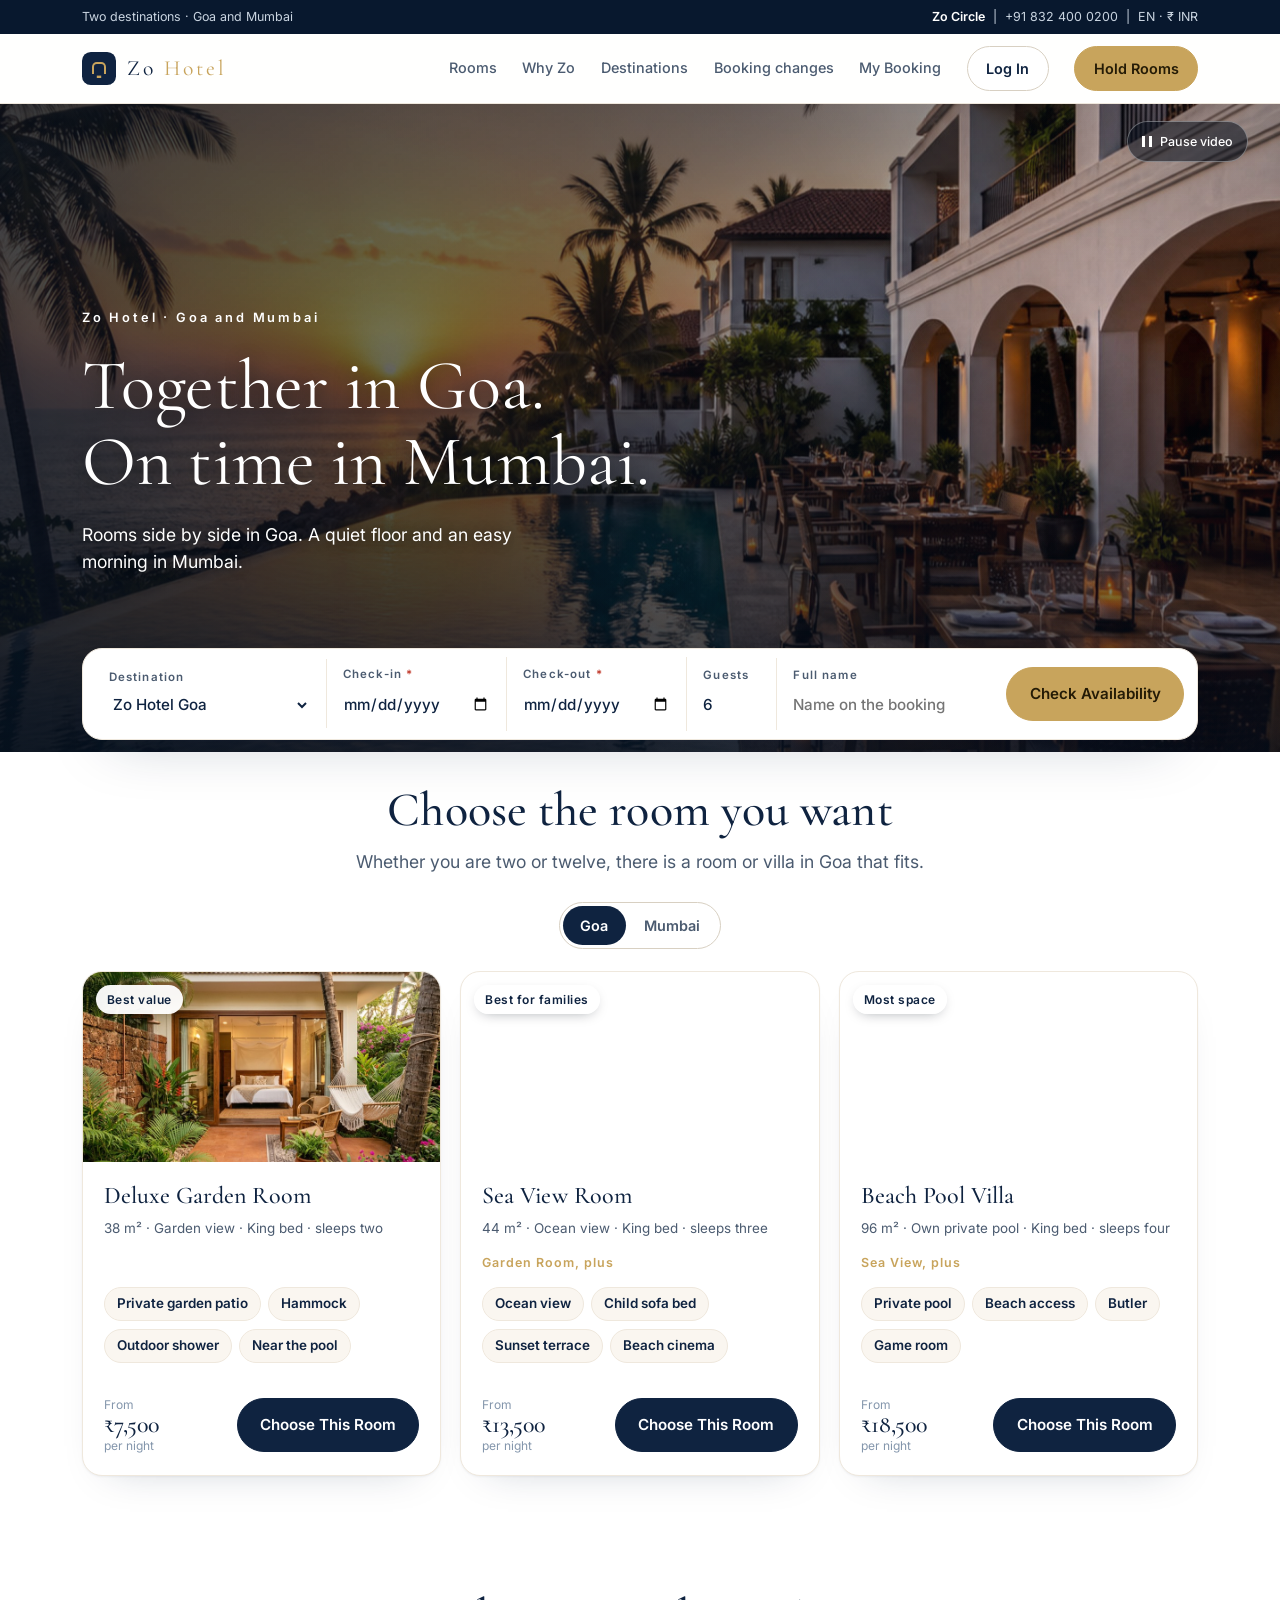
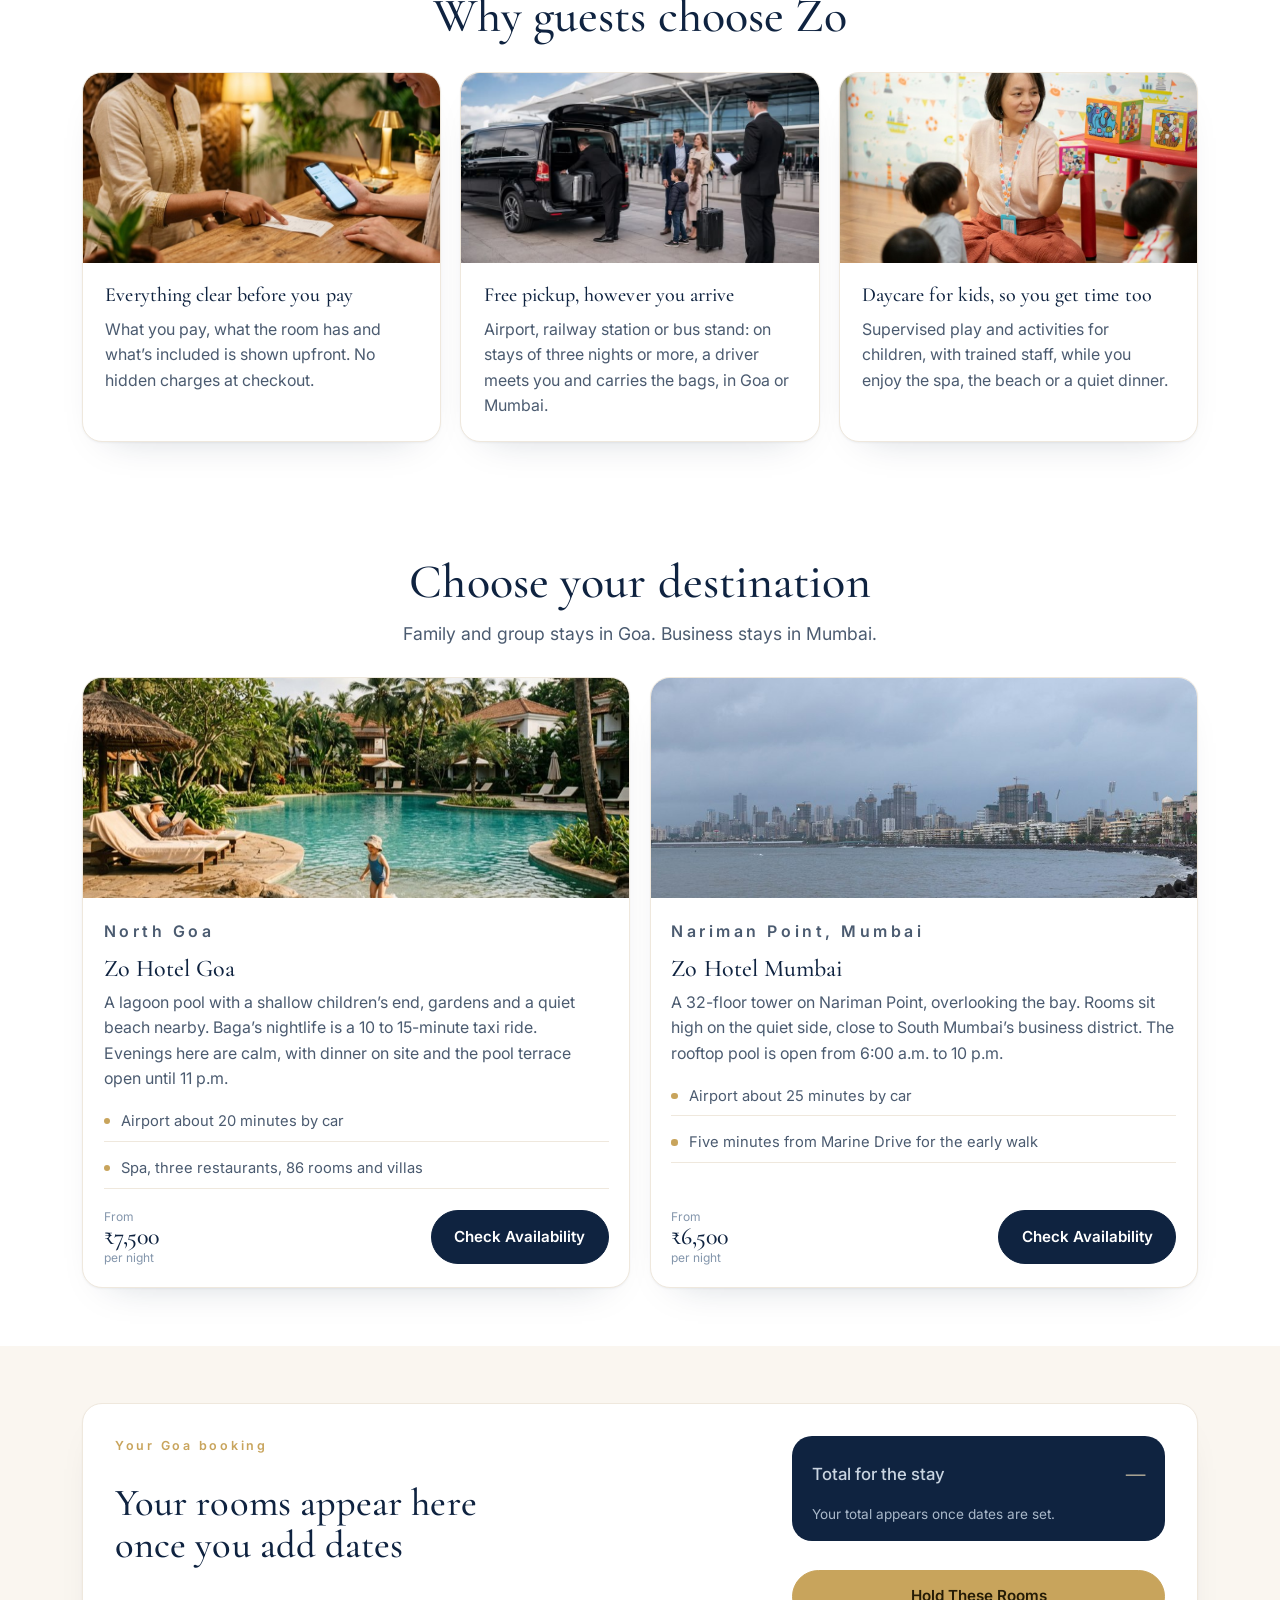
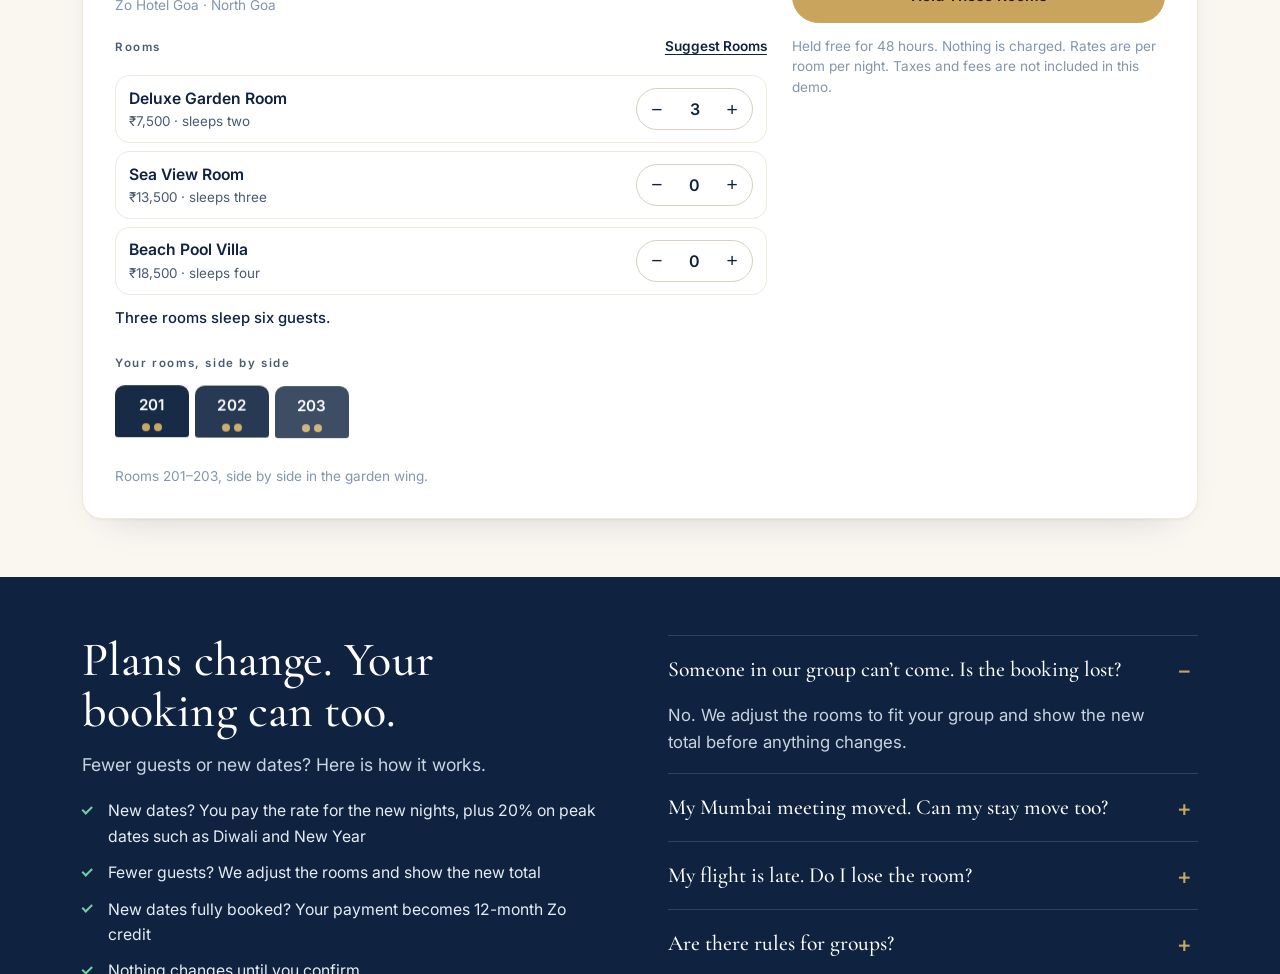
<file: index.html>
<!doctype html>
<html lang="en"><head><meta charset="utf-8"><title>Zo Hotel</title>
<meta http-equiv="refresh" content="0; url=landing/goa-crew.html">
<link rel="canonical" href="landing/goa-crew.html"></head>
<body><a href="landing/goa-crew.html">Open the Zo Hotel page</a></body></html>
</file>
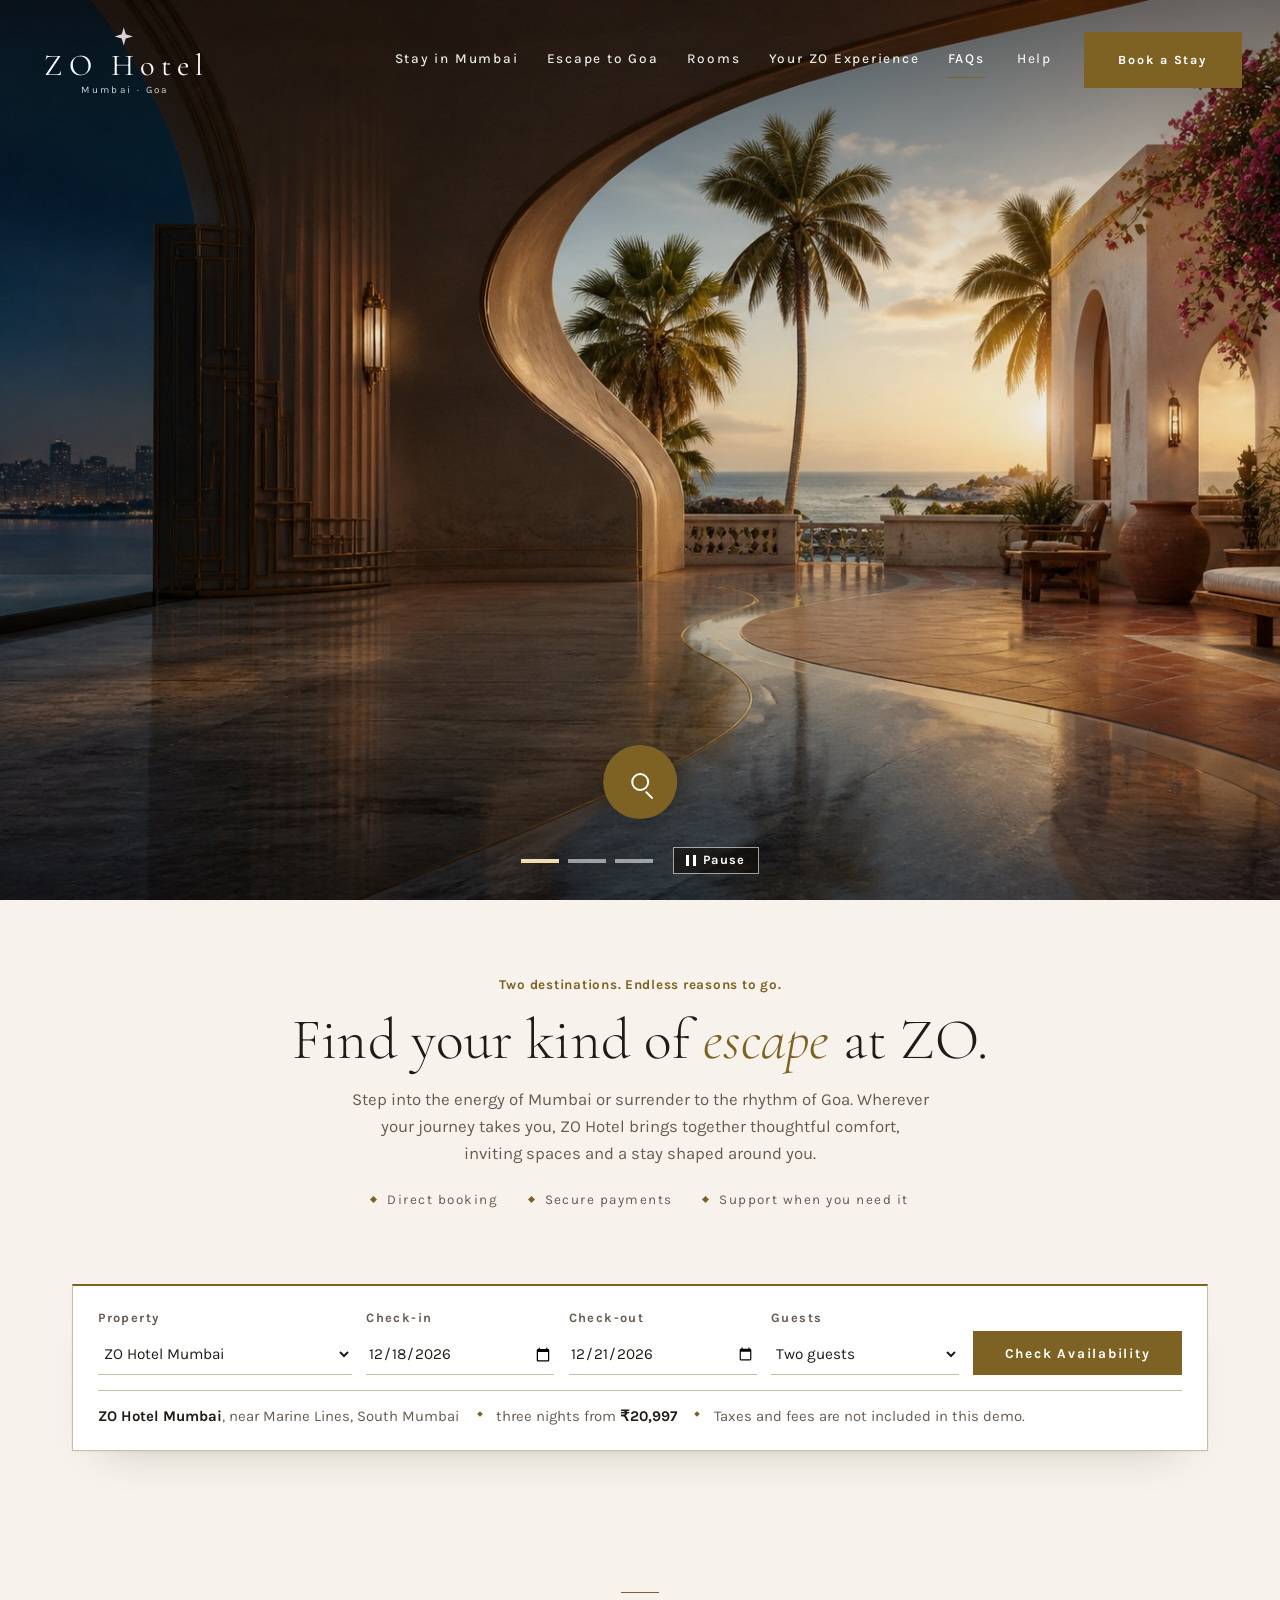
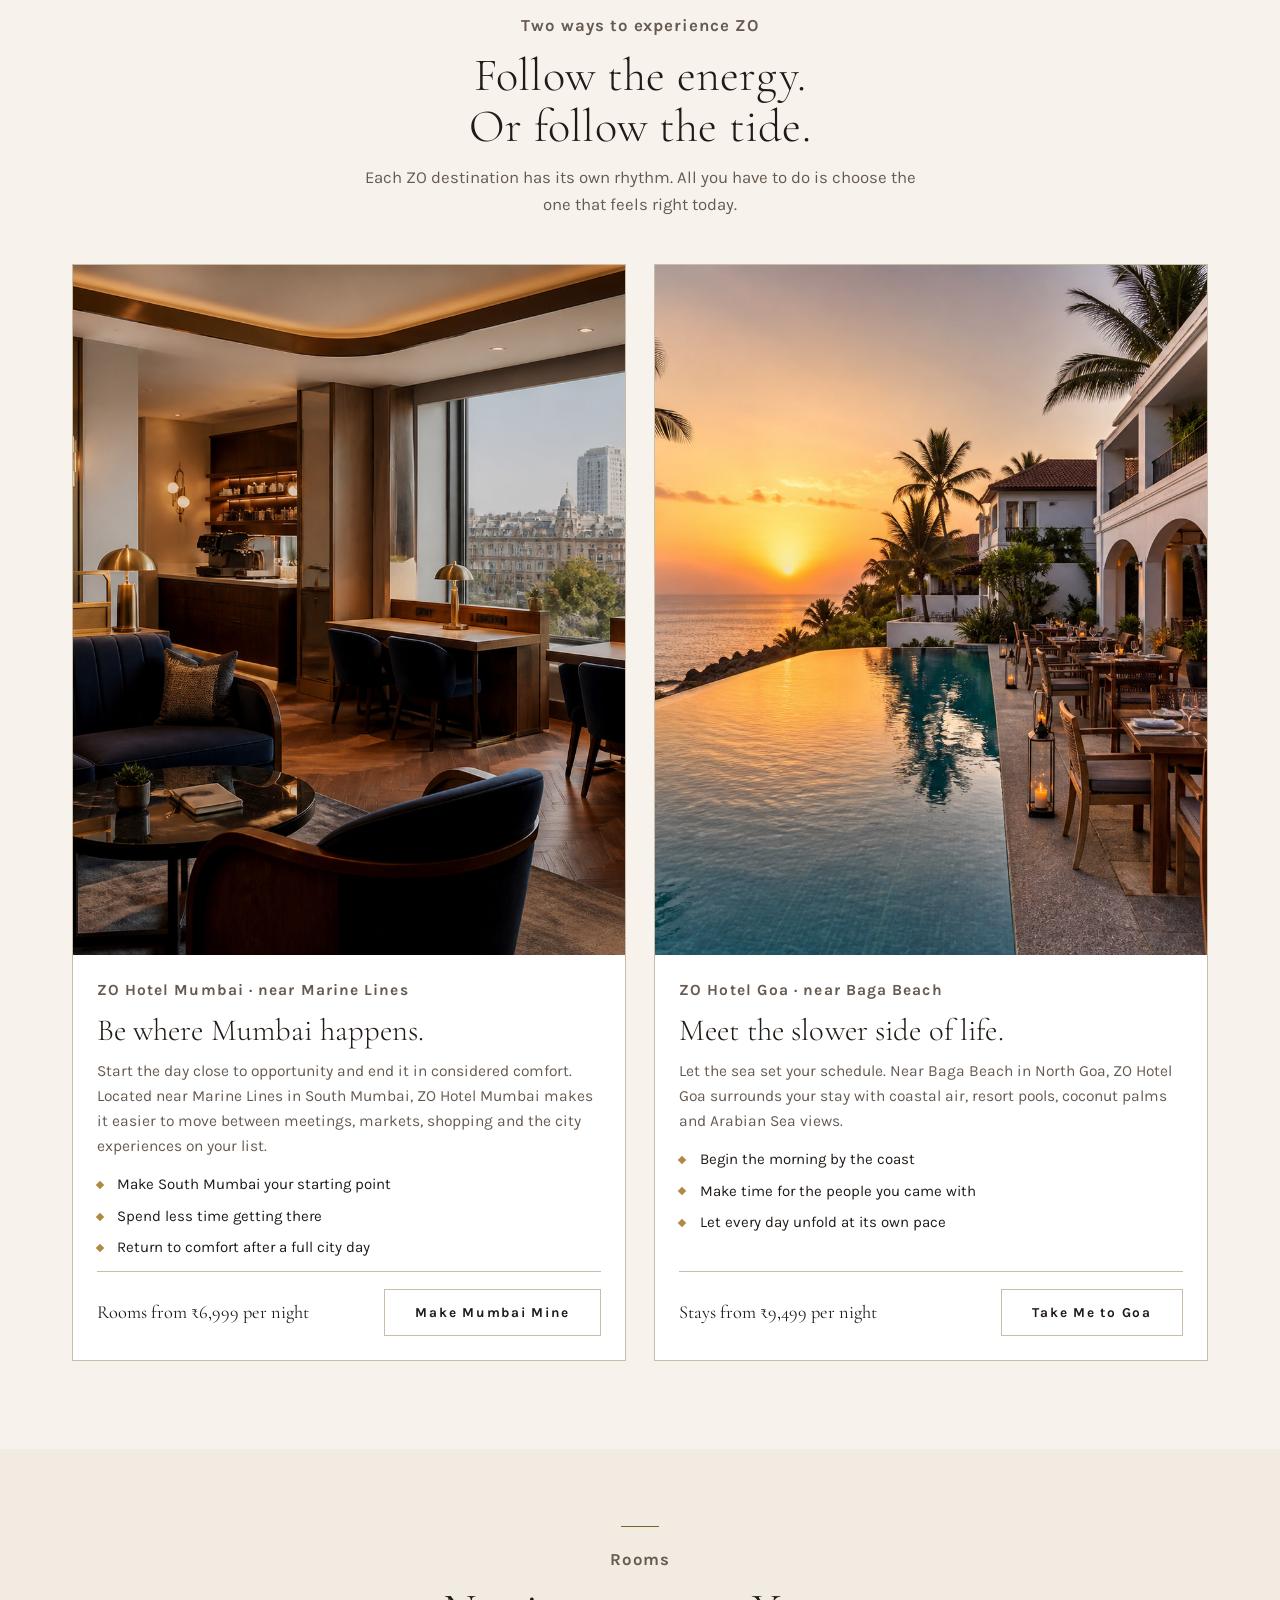
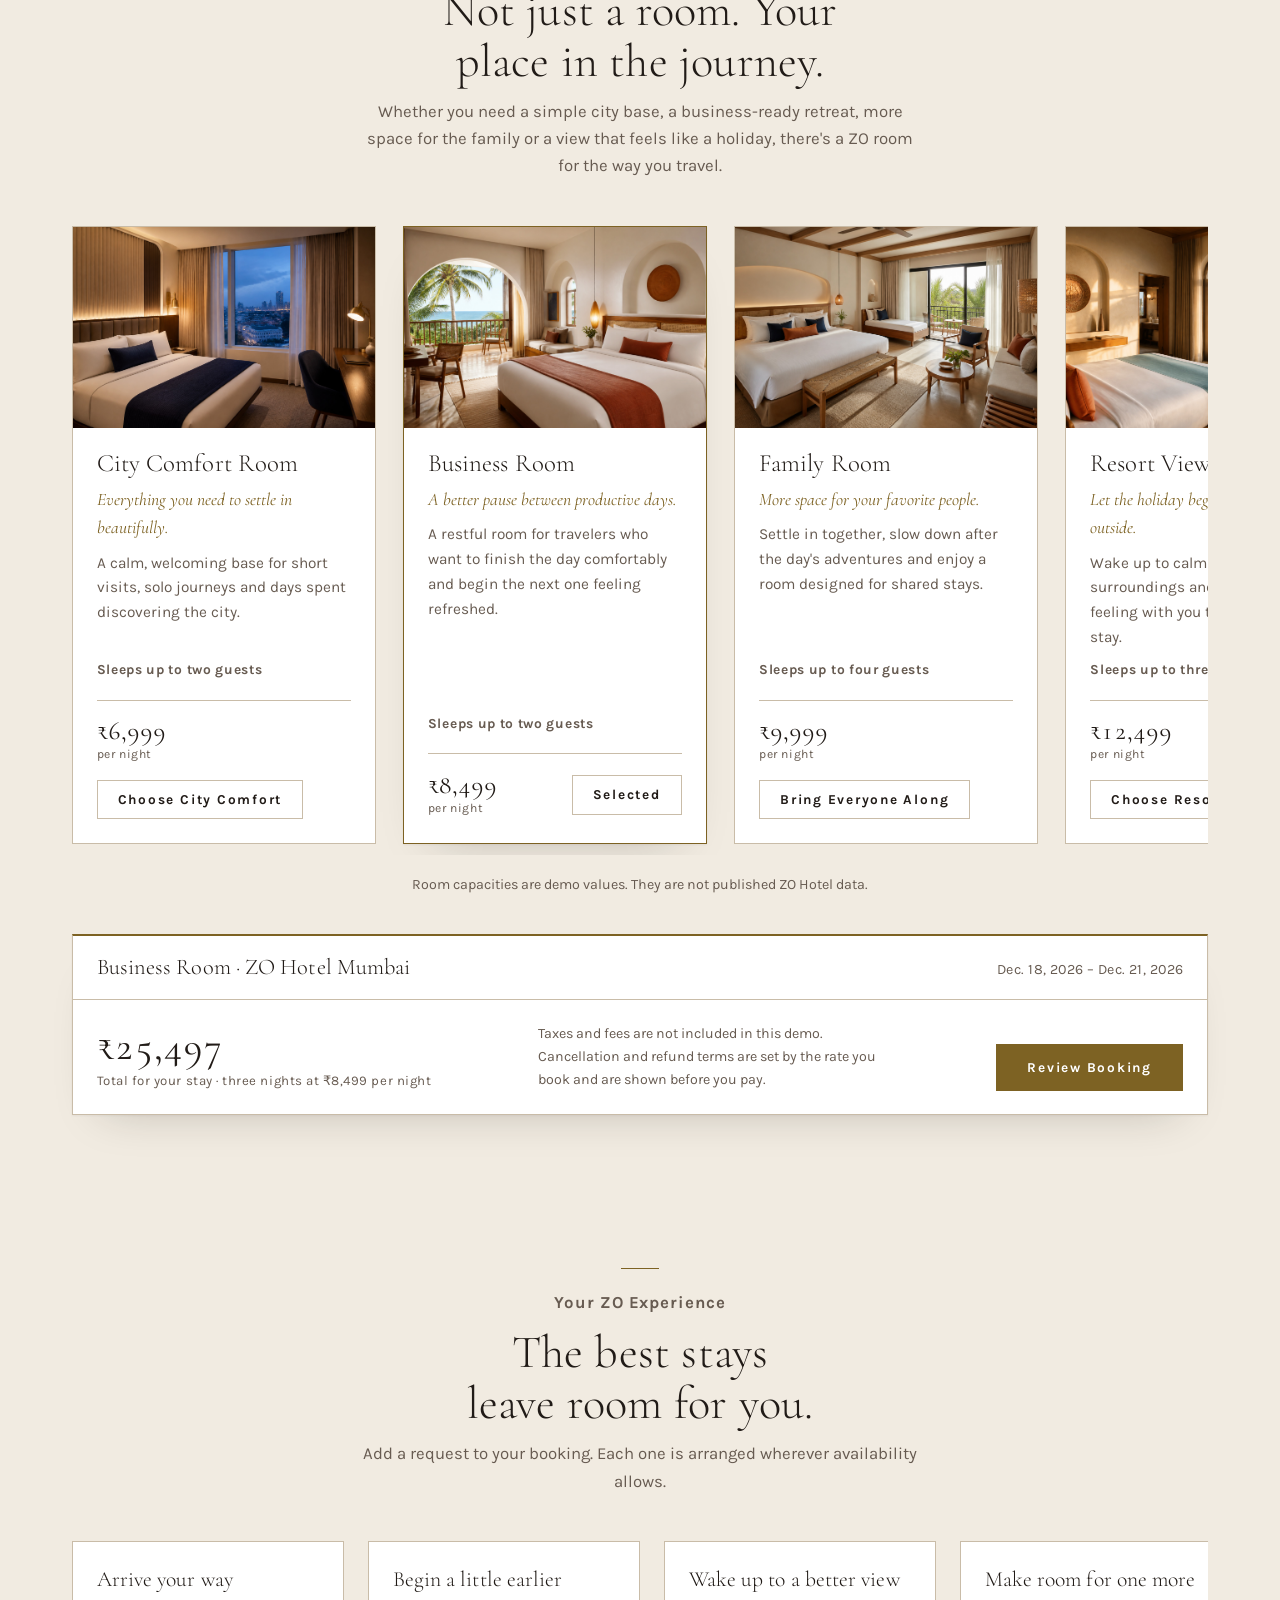
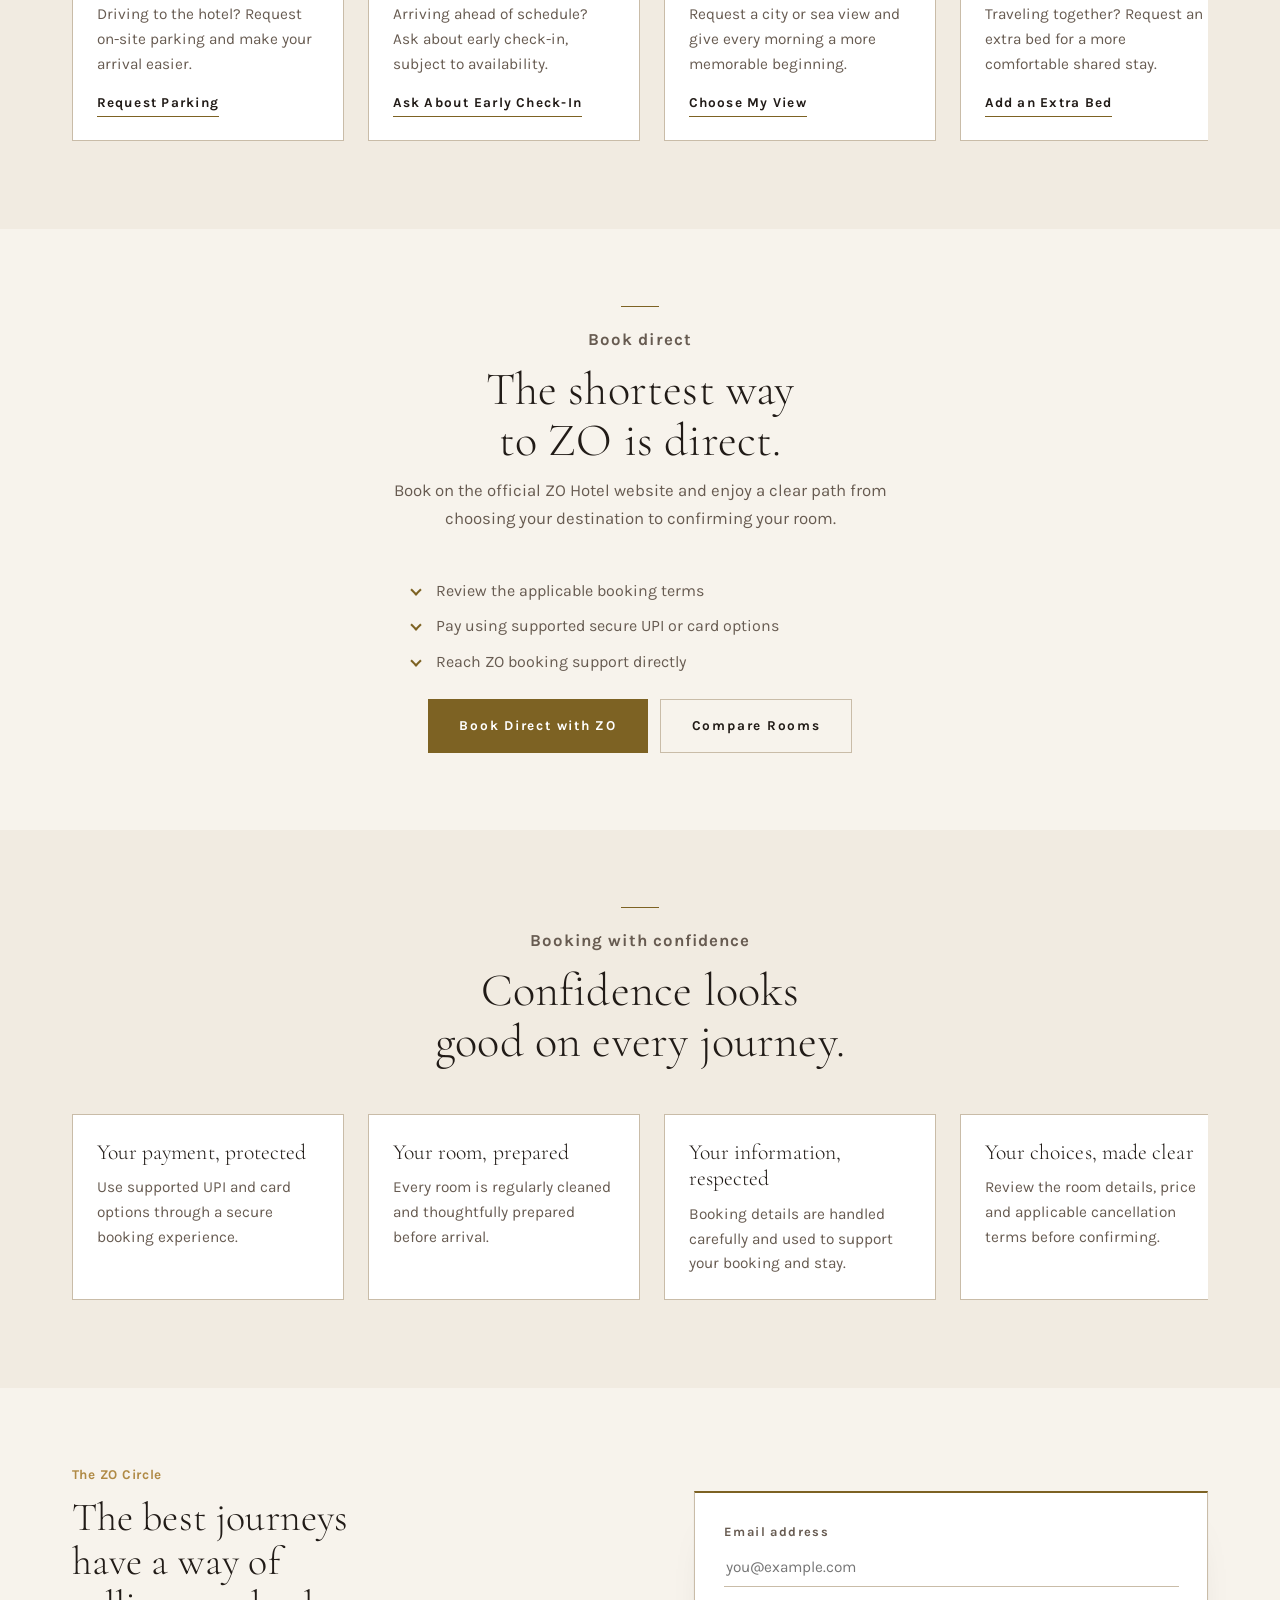
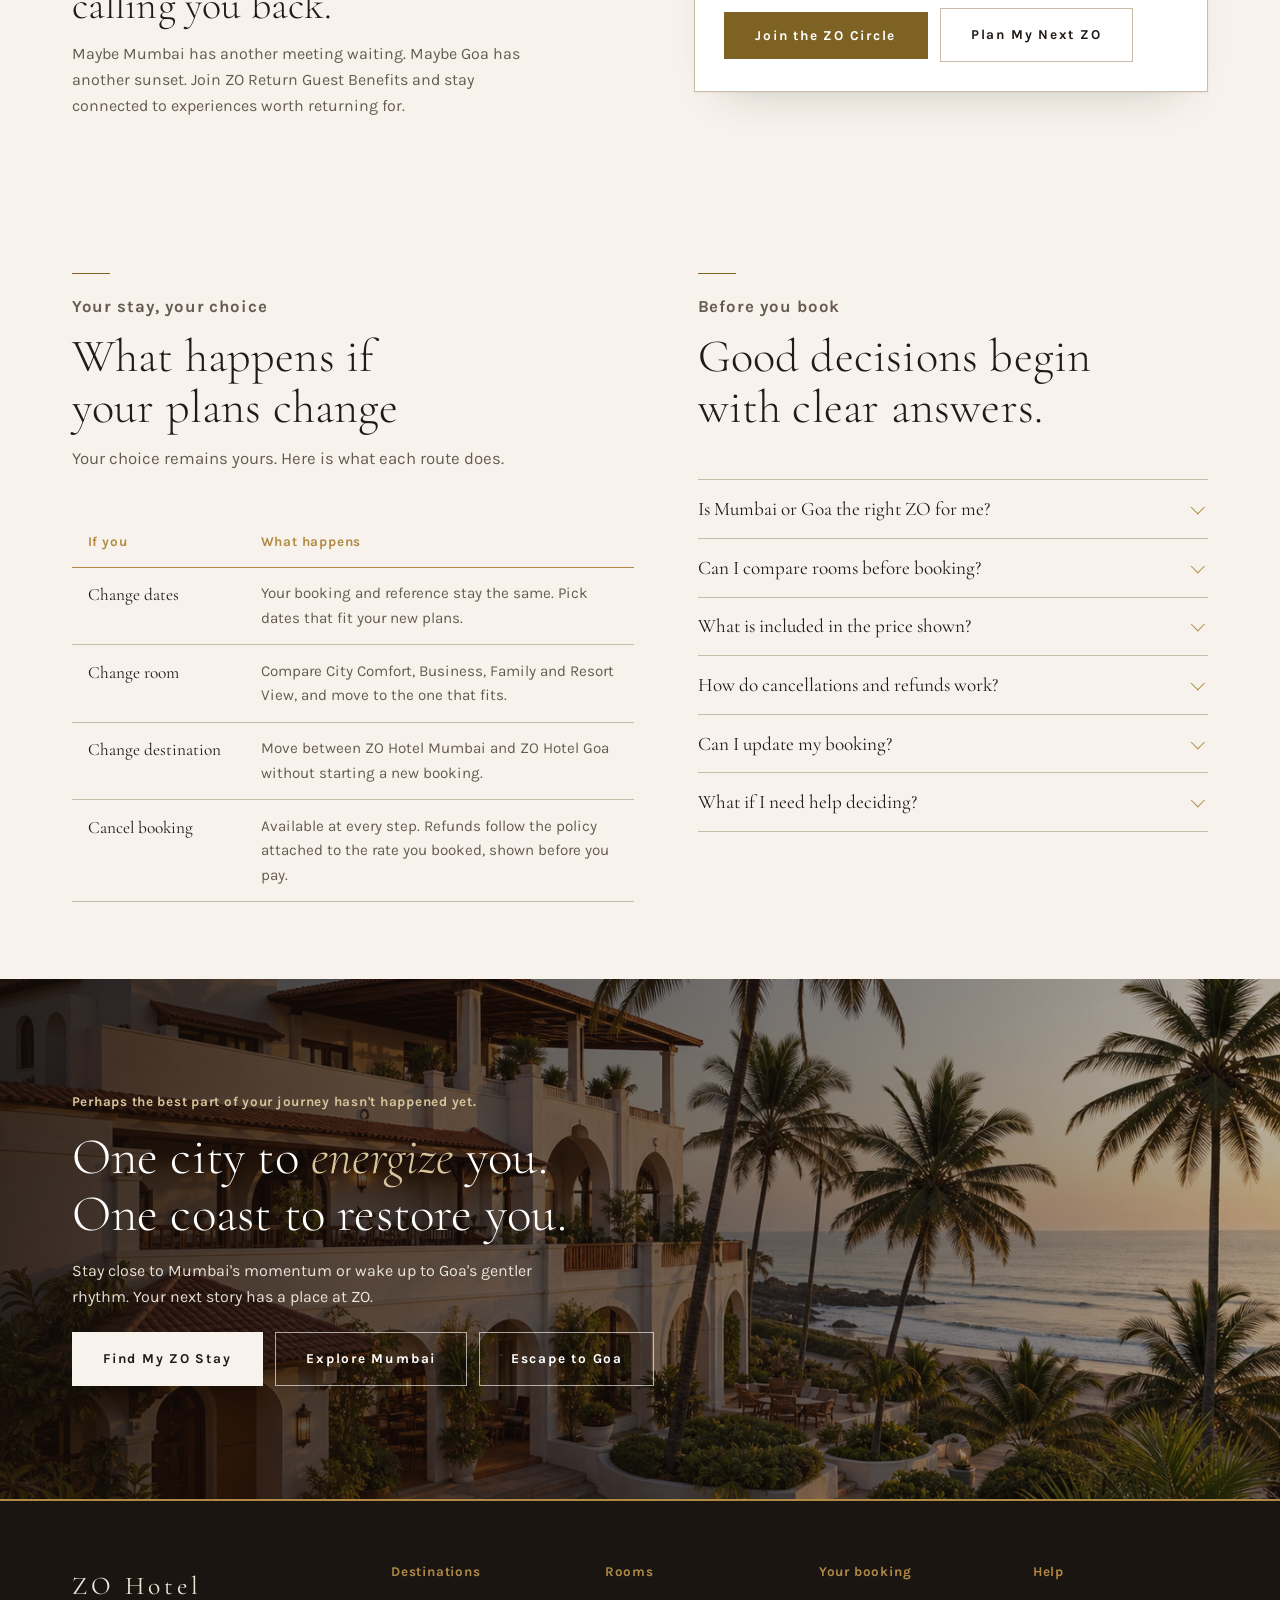
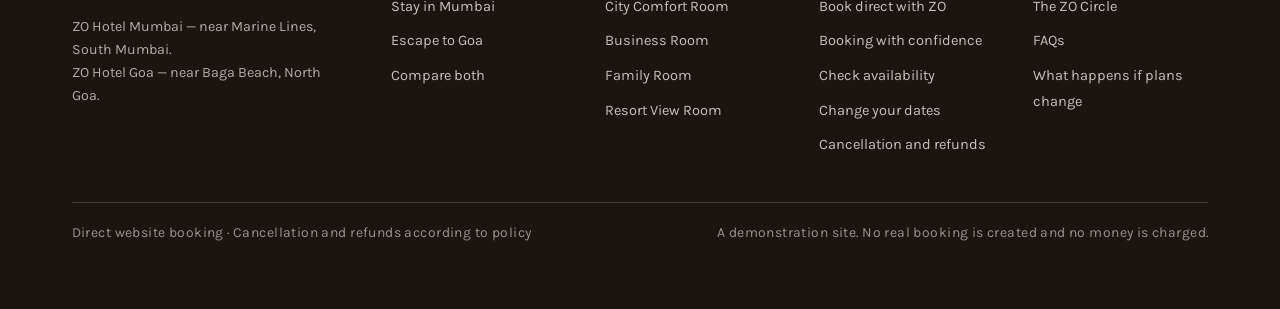
<file: zo_hotel.html>
<!doctype html>
<html lang="en">
<head>
  <meta charset="utf-8">
  <meta name="viewport" content="width=device-width, initial-scale=1">
  <title>ZO Hotel | Find your kind of escape &mdash; Mumbai &amp; Goa</title>
  <meta name="description" content="Book a ZO Hotel stay near Marine Lines in South Mumbai from &#8377;6,999 per night, or near Baga Beach in North Goa from &#8377;9,499. Change your dates, room or destination from the same booking.">
  <meta name="theme-color" content="#241a13">
  <meta name="color-scheme" content="light dark">
  <link rel="preconnect" href="https://fonts.googleapis.com">
  <link rel="preconnect" href="https://fonts.gstatic.com" crossorigin>
  <link rel="stylesheet" href="https://fonts.googleapis.com/css2?family=Cormorant+Garamond:ital,wght@0,300;0,400;0,500;1,300;1,400&amp;family=Karla:wght@400;500;700&amp;display=swap">
  <link rel="stylesheet" href="zo-site.css">
</head>
<body>
<a class="skip-link" href="#main">Skip to main content</a>
<!-- Header floats over the hero: wordmark left, tracked links, then the
     gold booking button. No bar, no background — the photograph carries it. -->
<header class="hero" id="top">
  <div class="hero__slides" id="heroSlides">
    <figure class="hero__slide is-on">
      <img class="hero__img" src="zo-assets/hero.jpg" alt="A ZO Hotel terrace at dusk, the lit Mumbai skyline across the water on one side and a palm-lined Goa shoreline at sunset on the other">
    </figure>
    <figure class="hero__slide">
      <img class="hero__img" src="zo-assets/mumbai-lounge.jpg" alt="The ZO Hotel Mumbai lounge, with warm lamps and low seating beside tall windows">
    </figure>
    <figure class="hero__slide">
      <img class="hero__img" src="zo-assets/goa-pool.jpg" alt="ZO Hotel Goa at golden hour, white arches and palms above the pool terrace">
    </figure>
  </div>
  <div class="hero__veil"></div>

  <nav class="nav">
    <div class="nav__in">
      <a class="brand" href="#top">
        <span class="brand__mark" aria-hidden="true"></span>
        <b>ZO Hotel</b>
        <span>Mumbai &middot; Goa</span>
      </a>
      <button class="nav__toggle" id="navToggle" aria-expanded="false" aria-controls="navLinks">Menu</button>
      <div class="nav__links" id="navLinks">
        <a href="#destinations">Stay in Mumbai</a>
        <a href="#destinations">Escape to Goa</a>
        <a href="#rooms">Rooms</a>
        <a href="#experience">Your ZO Experience</a>
        <a href="#faq">FAQs</a>
      </div>
      <a class="nav__util" href="#faq">Help</a>
      <a class="btn btn--gold" href="#book">Book a Stay</a>
    </div>
  </nav>

  <!-- The one control on the hero, as on the reference. -->
  <a class="hero__orb" href="#book" aria-label="Check dates and availability">
    <span aria-hidden="true"></span>
  </a>

  <div class="hero__controls">
    <div class="hero__dots" id="heroDots" aria-label="Choose a view">
      <button type="button" class="is-on" aria-current="true">
        <span class="vh">Show ZO Hotel at dusk</span></button>
      <button type="button" aria-current="false">
        <span class="vh">Show the ZO Hotel Mumbai lounge</span></button>
      <button type="button" aria-current="false">
        <span class="vh">Show the ZO Hotel Goa pool terrace</span></button>
    </div>
    <button type="button" class="hero__pause" id="heroPause" aria-pressed="false">
      <span class="hero__pause-i" aria-hidden="true"></span>
      <span class="hero__pause-t">Pause</span>
    </button>
  </div>
  </header>

<main id="main">
<!-- Our headline, moved off the photograph and given its own quiet band. -->
<section class="intro">
  <div class="wrap">
    <p class="eyebrow">Two destinations. Endless reasons to go.</p>
    <h1>Find your kind of <em>escape</em> at ZO.</h1>
    <p class="intro__dek">Step into the energy of Mumbai or surrender to the rhythm of Goa. Wherever your journey takes you, ZO Hotel brings together thoughtful comfort, inviting spaces and a stay shaped around you.</p>
    <div class="intro__marks">
      <span>Direct booking</span>
      <span>Secure payments</span>
      <span>Support when you need it</span>
    </div>
  </div>
</section>

<div class="wrap book" id="book">
  <form class="book__card" id="bookForm" novalidate>
    <div class="book__row">
      <div class="fld"><label for="fProp">Property</label>
        <select id="fProp"><option value="mumbai">ZO Hotel Mumbai</option><option value="goa">ZO Hotel Goa</option></select></div>
      <div class="fld"><label for="fIn">Check-in</label><input type="date" id="fIn"></div>
      <div class="fld"><label for="fOut">Check-out</label><input type="date" id="fOut"></div>
      <div class="fld"><label for="fGuests">Guests</label>
        <select id="fGuests"><option value="1">One guest</option><option value="2" selected>Two guests</option><option value="3">Three guests</option><option value="4">Four guests</option></select></div>
      <div class="book__go"><button class="btn" type="submit">Check Availability</button></div>
    </div>
    <p class="book__note" id="stayNote" role="status"></p>
  </form>
</div>

<!-- WHO ZO IS FOR -->


<!-- WHAT ZO SOLVES -->


<!-- DESTINATIONS -->
<section class="wrap section" id="destinations">
  <div class="head">
    <p class="eyebrow">Two ways to experience ZO</p>
    <h2>Follow the energy. Or follow the tide.</h2>
    <p>Each ZO destination has its own rhythm. All you have to do is choose the one that feels right today.</p>
  </div>
  <div class="dest" role="list">
    <article class="dest__c">
      <img src="zo-assets/mumbai-lounge.jpg" alt="The ZO Hotel Mumbai lounge, with warm lamps and low seating beside tall windows" loading="lazy">
      <div class="dest__b">
        <p class="dest__where">ZO Hotel Mumbai &middot; near Marine Lines</p>
        <h3>Be where Mumbai happens.</h3>
        <p>Start the day close to opportunity and end it in considered comfort. Located near Marine Lines in South Mumbai, ZO Hotel Mumbai makes it easier to move between meetings, markets, shopping and the city experiences on your list.</p>
        <ul class="dest__l">
          <li>Make South Mumbai your starting point</li>
          <li>Spend less time getting there</li>
          <li>Return to comfort after a full city day</li>
        </ul>
        <div class="dest__f">
          <span class="dest__p">Rooms from &#8377;6,999 per night</span>
          <button class="btn btn--ghost" type="button" data-dest="mumbai">Make Mumbai Mine</button>
        </div>
      </div>
    </article>
    <article class="dest__c">
      <img src="zo-assets/goa-pool.jpg" alt="ZO Hotel Goa at golden hour, white arches and palms above the pool terrace" loading="lazy">
      <div class="dest__b">
        <p class="dest__where">ZO Hotel Goa &middot; near Baga Beach</p>
        <h3>Meet the slower side of life.</h3>
        <p>Let the sea set your schedule. Near Baga Beach in North Goa, ZO Hotel Goa surrounds your stay with coastal air, resort pools, coconut palms and Arabian Sea views.</p>
        <ul class="dest__l">
          <li>Begin the morning by the coast</li>
          <li>Make time for the people you came with</li>
          <li>Let every day unfold at its own pace</li>
        </ul>
        <div class="dest__f">
          <span class="dest__p">Stays from &#8377;9,499 per night</span>
          <button class="btn btn--ghost" type="button" data-dest="goa">Take Me to Goa</button>
        </div>
      </div>
    </article>
  </div>
</section>

<!-- ROOMS -->
<div class="band">
  <section class="wrap section" id="rooms">
    <div class="head">
      <p class="eyebrow">Rooms</p>
      <h2>Not just a room. Your place in the journey.</h2>
      <p>Whether you need a simple city base, a business-ready retreat, more space for the family or a view that feels like a holiday, there's a ZO room for the way you travel.</p>
    </div>
    <div class="rooms" id="roomGrid" role="list">
      <article class="room" data-room="city">
        <img src="zo-assets/room-city.jpg" alt="City Comfort Room with a navy bed runner, brass reading lamps and the city through a full-height window at dusk" loading="lazy">
        <div class="room__b">
          <h3>City Comfort Room</h3>
          <p class="room__lede">Everything you need to settle in beautifully.</p>
          <p class="room__copy">A calm, welcoming base for short visits, solo journeys and days spent discovering the city.</p>
          <p class="room__cap">Sleeps up to two guests</p>
          <div class="room__f">
            <span><span class="n">&#8377;6,999</span><span class="l">per night</span></span>
            <button class="btn btn--ghost" type="button" data-pick="city">Choose City Comfort</button>
          </div>
        </div>
      </article>
      <article class="room" data-room="business">
        <img src="zo-assets/room-business.jpg" alt="Business Room with a cane headboard, a terracotta bed runner, a writing table by the window and an arched balcony" loading="lazy">
        <div class="room__b">
          <h3>Business Room</h3>
          <p class="room__lede">A better pause between productive days.</p>
          <p class="room__copy">A restful room for travelers who want to finish the day comfortably and begin the next one feeling refreshed.</p>
          <p class="room__cap">Sleeps up to two guests</p>
          <div class="room__f">
            <span><span class="n">&#8377;8,499</span><span class="l">per night</span></span>
            <button class="btn btn--ghost" type="button" data-pick="business">Choose Business Room</button>
          </div>
        </div>
      </article>
      <article class="room" data-room="family">
        <img src="zo-assets/room-resort.jpg" alt="Family Room with a wide bed, a second bed beside it, a sofa and a balcony opening onto palms" loading="lazy">
        <div class="room__b">
          <h3>Family Room</h3>
          <p class="room__lede">More space for your favorite people.</p>
          <p class="room__copy">Settle in together, slow down after the day's adventures and enjoy a room designed for shared stays.</p>
          <p class="room__cap">Sleeps up to four guests</p>
          <div class="room__f">
            <span><span class="n">&#8377;9,999</span><span class="l">per night</span></span>
            <button class="btn btn--ghost" type="button" data-pick="family">Bring Everyone Along</button>
          </div>
        </div>
      </article>
      <article class="room" data-room="resort">
        <img src="zo-assets/room-resortview.jpg" alt="Resort View Room with arched doors opening onto a balcony, palms, the pool below and the Arabian Sea beyond" loading="lazy">
        <div class="room__b">
          <h3>Resort View Room</h3>
          <p class="room__lede">Let the holiday begin before you step outside.</p>
          <p class="room__copy">Wake up to calming resort surroundings and keep the Goa feeling with you throughout your stay.</p>
          <p class="room__cap">Sleeps up to three guests</p>
          <div class="room__f">
            <span><span class="n">&#8377;12,499</span><span class="l">per night</span></span>
            <button class="btn btn--ghost" type="button" data-pick="resort">Choose Resort View</button>
          </div>
        </div>
      </article>
    </div>
    <p class="fine">Room capacities are demo values. They are not published ZO Hotel data.</p>

    <div class="quote" id="quote">
      <div class="quote__h"><h3 id="quoteTitle">Review your booking</h3><span id="quoteDates"></span></div>
      <div id="quoteBody">
        <div class="quote__b">
          <span class="quote__tot"><span class="n" id="quoteTotal">&#8377;0</span><span class="l" id="quoteBreak">Total for your stay</span></span>
          <p class="quote__demo">Taxes and fees are not included in this demo. Cancellation and refund terms are set by the rate you book and are shown before you pay.</p>
          <button class="btn" type="button" id="reserveBtn">Review Booking</button>
        </div>
      </div>
      <div class="conf" id="confirmation" hidden>
        <h3>Your ZO stay is confirmed.</h3>
        <p class="conf__r"><span>Booking reference <b id="confRef">&mdash;</b></span><span>Stay <b id="confDates">&mdash;</b></span><span>Total <b id="confTotal">&mdash;</b></span></p>
        <p class="info"><b>What happens next.</b> Keep your reference handy if you want to review, update or cancel your stay. Nothing here is stored on a server — this demo keeps your booking in this browser only.</p>
        <div class="conf__a">
          <button class="btn btn--ghost" type="button" id="changeBtn">Change Dates</button>
          <button class="btn btn--ghost" type="button" id="compareBtn">Compare Destinations</button>
          <button class="linkbtn" type="button" id="cancelBtn">Cancel Booking</button>
        </div>
      </div>
    </div>
  </section>
</div>

<!-- STAY OPTIONS -->


<!-- SHAPE YOUR STAY -->
<div class="band">
  <section class="wrap section" id="experience">
    <div class="head">
      <p class="eyebrow">Your ZO Experience</p>
      <h2>The best stays leave room for you.</h2>
      <p>Add a request to your booking. Each one is arranged wherever availability allows.</p>
    </div>
    <div class="cards" role="list">
      <article class="card" role="listitem">
        <h3>Arrive your way</h3>
        <p>Driving to the hotel? Request on-site parking and make your arrival easier.</p>
        <a class="card__go" href="#book">Request Parking</a>
      </article>
      <article class="card" role="listitem">
        <h3>Begin a little earlier</h3>
        <p>Arriving ahead of schedule? Ask about early check-in, subject to availability.</p>
        <a class="card__go" href="#book">Ask About Early Check-In</a>
      </article>
      <article class="card" role="listitem">
        <h3>Wake up to a better view</h3>
        <p>Request a city or sea view and give every morning a more memorable beginning.</p>
        <a class="card__go" href="#book">Choose My View</a>
      </article>
      <article class="card" role="listitem">
        <h3>Make room for one more</h3>
        <p>Traveling together? Request an extra bed for a more comfortable shared stay.</p>
        <a class="card__go" href="#book">Add an Extra Bed</a>
      </article>
      <article class="card" role="listitem">
        <h3>Feel at home at the table</h3>
        <p>Share your vegetarian, non-vegetarian or Jain food preferences before arrival.</p>
        <a class="card__go" href="#book">Share My Preferences</a>
      </article>
    </div>
  </section>
</div>

<!-- DIRECT BOOKING -->
<section class="wrap section" id="direct">
  <div class="head">
    <p class="eyebrow">Book direct</p>
    <h2>The shortest way to ZO is direct.</h2>
    <p>Book on the official ZO Hotel website and enjoy a clear path from choosing your destination to confirming your room.</p>
  </div>
  <ul class="ticks">
    <li>Review the applicable booking terms</li>
    <li>Pay using supported secure UPI or card options</li>
    <li>Reach ZO booking support directly</li>
  </ul>
  <div class="acts">
    <a class="btn" href="#book">Book Direct with ZO</a>
    <a class="btn btn--ghost" href="#rooms">Compare Rooms</a>
  </div>
</section>

<!-- BOOKING WITH CONFIDENCE -->
<div class="band">
  <section class="wrap section" id="confidence">
    <div class="head">
      <p class="eyebrow">Booking with confidence</p>
      <h2>Confidence looks good on every journey.</h2>
    </div>
    <div class="cards" role="list">
      <article class="card" role="listitem">
        <h3>Your payment, protected</h3>
        <p>Use supported UPI and card options through a secure booking experience.</p>
      </article>
      <article class="card" role="listitem">
        <h3>Your room, prepared</h3>
        <p>Every room is regularly cleaned and thoughtfully prepared before arrival.</p>
      </article>
      <article class="card" role="listitem">
        <h3>Your information, respected</h3>
        <p>Booking details are handled carefully and used to support your booking and stay.</p>
      </article>
      <article class="card" role="listitem">
        <h3>Your choices, made clear</h3>
        <p>Review the room details, price and applicable cancellation terms before confirming.</p>
      </article>
      <article class="card" role="listitem">
        <h3>Your questions, welcomed</h3>
        <p>Need help with a room, request or existing booking? Our booking support team is ready to assist.</p>
      </article>
    </div>
  </section>
</div>

<!-- THE ZO CIRCLE -->
<section class="wrap section circle" id="circle">
  <div>
    <p class="eyebrow">The ZO Circle</p>
    <h2>The best journeys have a way of calling you back.</h2>
    <p class="circle__p">Maybe Mumbai has another meeting waiting. Maybe Goa has another sunset. Join ZO Return Guest Benefits and stay connected to experiences worth returning for.</p>
  </div>
  <form class="circle__f" id="circleForm" novalidate>
    <div class="fld">
      <label for="cEmail">Email address</label>
      <input type="email" id="cEmail" autocomplete="email" placeholder="you@example.com">
    </div>
    <div class="acts">
      <button class="btn" type="submit">Join the ZO Circle</button>
      <a class="btn btn--ghost" href="#book">Plan My Next ZO</a>
    </div>
    <p class="book__note" id="circleNote" role="status"></p>
  </form>
</section>

<!-- FAQ + POLICY -->
<div>
  <section class="wrap section" id="faq">
    <div class="two">
      <div>
        <div class="head">
          <p class="eyebrow">Your stay, your choice</p>
          <h2>What happens if your plans change</h2>
          <p>Your choice remains yours. Here is what each route does.</p>
        </div>
        <div class="tw">
          <table class="table">
            <thead><tr><th scope="col">If you</th><th scope="col">What happens</th></tr></thead>
            <tbody>
              <tr><th scope="row">Change dates</th><td>Your booking and reference stay the same. Pick dates that fit your new plans.</td></tr>
              <tr><th scope="row">Change room</th><td>Compare City Comfort, Business, Family and Resort View, and move to the one that fits.</td></tr>
              <tr><th scope="row">Change destination</th><td>Move between ZO Hotel Mumbai and ZO Hotel Goa without starting a new booking.</td></tr>
              <tr><th scope="row">Cancel booking</th><td>Available at every step. Refunds follow the policy attached to the rate you booked, shown before you pay.</td></tr>
            </tbody>
          </table>
        </div>
      </div>
      <div>
        <div class="head">
          <p class="eyebrow">Before you book</p>
          <h2>Good decisions begin with clear answers.</h2>
        </div>
        <div class="faq">
          <div class="faq__i"><button class="faq__q" type="button" aria-expanded="false" aria-controls="faqp1" id="faqb1">Is Mumbai or Goa the right ZO for me?</button>
            <div class="faq__a" id="faqp1" role="region" aria-labelledby="faqb1" hidden>Choose ZO Hotel Mumbai for business, city experiences and a convenient South Mumbai base near Marine Lines. Choose ZO Hotel Goa for a coastal break near Baga Beach, complete with relaxed resort surroundings.</div></div>
          <div class="faq__i"><button class="faq__q" type="button" aria-expanded="false" aria-controls="faqp2" id="faqb2">Can I compare rooms before booking?</button>
            <div class="faq__a" id="faqp2" role="region" aria-labelledby="faqb2" hidden>Yes. Explore the City Comfort, Business, Family and Resort View categories to find the room that best matches your trip.</div></div>
          <div class="faq__i"><button class="faq__q" type="button" aria-expanded="false" aria-controls="faqp3" id="faqb3">What is included in the price shown?</button>
            <div class="faq__a" id="faqp3" role="region" aria-labelledby="faqb3" hidden>The nightly rate for the room you choose, multiplied by the nights of your stay. Taxes and fees are not included in this demo, so the total you see is the room total only.</div></div>
          <div class="faq__i"><button class="faq__q" type="button" aria-expanded="false" aria-controls="faqp4" id="faqb4">How do cancellations and refunds work?</button>
            <div class="faq__a" id="faqp4" role="region" aria-labelledby="faqb4" hidden>Open your booking and choose Cancel booking. We will show you the alternatives first, then let you continue. Refunds are handled according to the policy attached to your booking.</div></div>
          <div class="faq__i"><button class="faq__q" type="button" aria-expanded="false" aria-controls="faqp5" id="faqb5">Can I update my booking?</button>
            <div class="faq__a" id="faqp5" role="region" aria-labelledby="faqb5" hidden>Open your booking and choose Change Dates or Compare Destinations. Your reference stays the same, so there is no need to cancel and start again.</div></div>
          <div class="faq__i"><button class="faq__q" type="button" aria-expanded="false" aria-controls="faqp6" id="faqb6">What if I need help deciding?</button>
            <div class="faq__a" id="faqp6" role="region" aria-labelledby="faqb6" hidden>Our booking support team can help you understand the destinations, room categories, requests and booking terms.</div></div>
        </div>
      </div>
    </div>
  </section>
</div>

<section class="closing">
  <img src="zo-assets/goa-exterior.jpg" alt="">
  <div class="closing__v"></div>
  <div class="closing__in">
    <p class="eyebrow">Perhaps the best part of your journey hasn't happened yet.</p>
    <h2>One city to <em>energize</em> you. One coast to restore you.</h2>
    <p>Stay close to Mumbai's momentum or wake up to Goa's gentler rhythm. Your next story has a place at ZO.</p>
    <div class="cta-row">
      <a class="btn btn--light" href="#book">Find My ZO Stay</a>
      <a class="btn btn--edge" href="#destinations">Explore Mumbai</a>
      <a class="btn btn--edge" href="#destinations">Escape to Goa</a>
    </div>
  </div>
</section>

</main>

<footer>
  <div class="wrap">
    <div class="foot">
      <div class="foot__brand">
        <div class="foot__b">ZO Hotel</div>
        <p class="foot__addr">ZO Hotel Mumbai &mdash; near Marine Lines, South Mumbai.<br>ZO Hotel Goa &mdash; near Baga Beach, North Goa.</p>
      </div>
      <div><h3>Destinations</h3><ul>
        <li><a href="#destinations">Stay in Mumbai</a></li>
        <li><a href="#destinations">Escape to Goa</a></li>
        <li><a href="#destinations">Compare both</a></li>
      </ul></div>
      <div><h3>Rooms</h3><ul>
        <li><a href="#rooms">City Comfort Room</a></li>
        <li><a href="#rooms">Business Room</a></li>
        <li><a href="#rooms">Family Room</a></li>
        <li><a href="#rooms">Resort View Room</a></li>
      </ul></div>
      <div><h3>Your booking</h3><ul>
        <li><a href="#direct">Book direct with ZO</a></li>
        <li><a href="#confidence">Booking with confidence</a></li>
        <li><a href="#book">Check availability</a></li>
        <li><a href="#faq">Change your dates</a></li>
        <li><a href="#faq">Cancellation and refunds</a></li>
      </ul></div>
      <div><h3>Help</h3><ul>
        <li><a href="#circle">The ZO Circle</a></li>
        <li><a href="#faq">FAQs</a></li>
        <li><a href="#faq">What happens if plans change</a></li>
      </ul></div>
    </div>
    <div class="foot__l">
      <span>Direct website booking &middot; Cancellation and refunds according to policy</span>
      <span>A demonstration site. No real booking is created and no money is charged.</span>
    </div>
  </div>
</footer>

<!-- Reconsideration prompt.
     Follows the ZO content style guide §12a: the heading, the message and the button
     all carry the same action verb, and it never asks whether you are sure.
     "Continue cancellation" stays visible and enabled (§13). -->
<div class="scrim" id="scrim" hidden>
  <div class="modal" role="dialog" aria-modal="true" aria-labelledby="mTitle" aria-describedby="mMsg">
    <img id="mImg" src="zo-assets/lobby.jpg" alt="">
    <div class="modal__b">
      <p class="modal__e" id="mEyebrow">Your journey can still happen</p>
      <h2 id="mTitle">Change your dates instead</h2>
      <p id="mMsg">Change your dates and keep the stay. Pick dates that fit your new plans, or switch between Mumbai and Goa.</p>
      <div class="modal__opts" id="mOpts"></div>
      <p class="modal__re">No pressure. Review your options and choose what feels right for you.</p>
    </div>
    <div class="modal__a">
      <button class="linkbtn" type="button" id="mContinue">Continue Cancellation</button>
      <button class="btn btn--ghost" type="button" id="mBack">Return to Booking</button>
      <button class="btn" type="button" id="mPrimary">Change My Dates</button>
    </div>
  </div>
</div>

<div class="toast" id="toast" hidden role="status"><span id="toastMsg"></span><button type="button" id="toastUndo" hidden>Undo</button></div>


<script src="zo-site.js"></script>
</body></html>
</file>
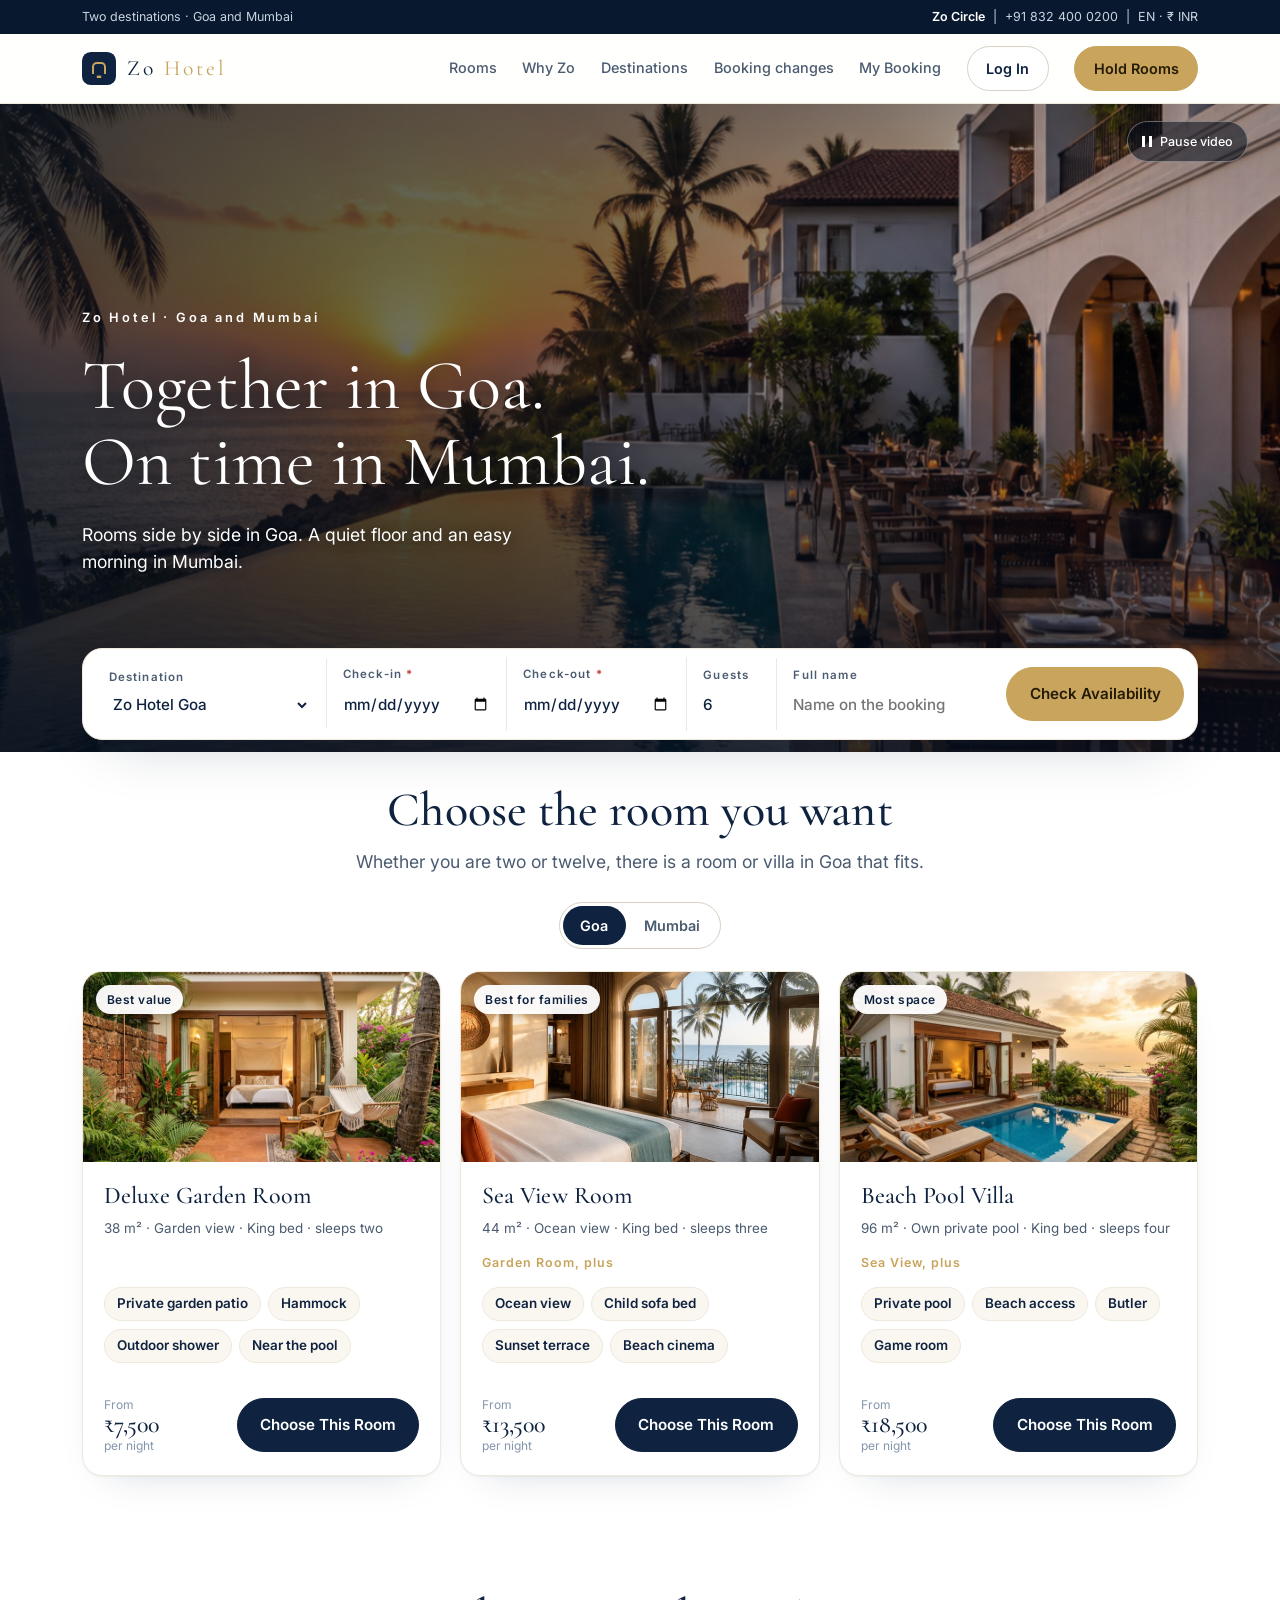
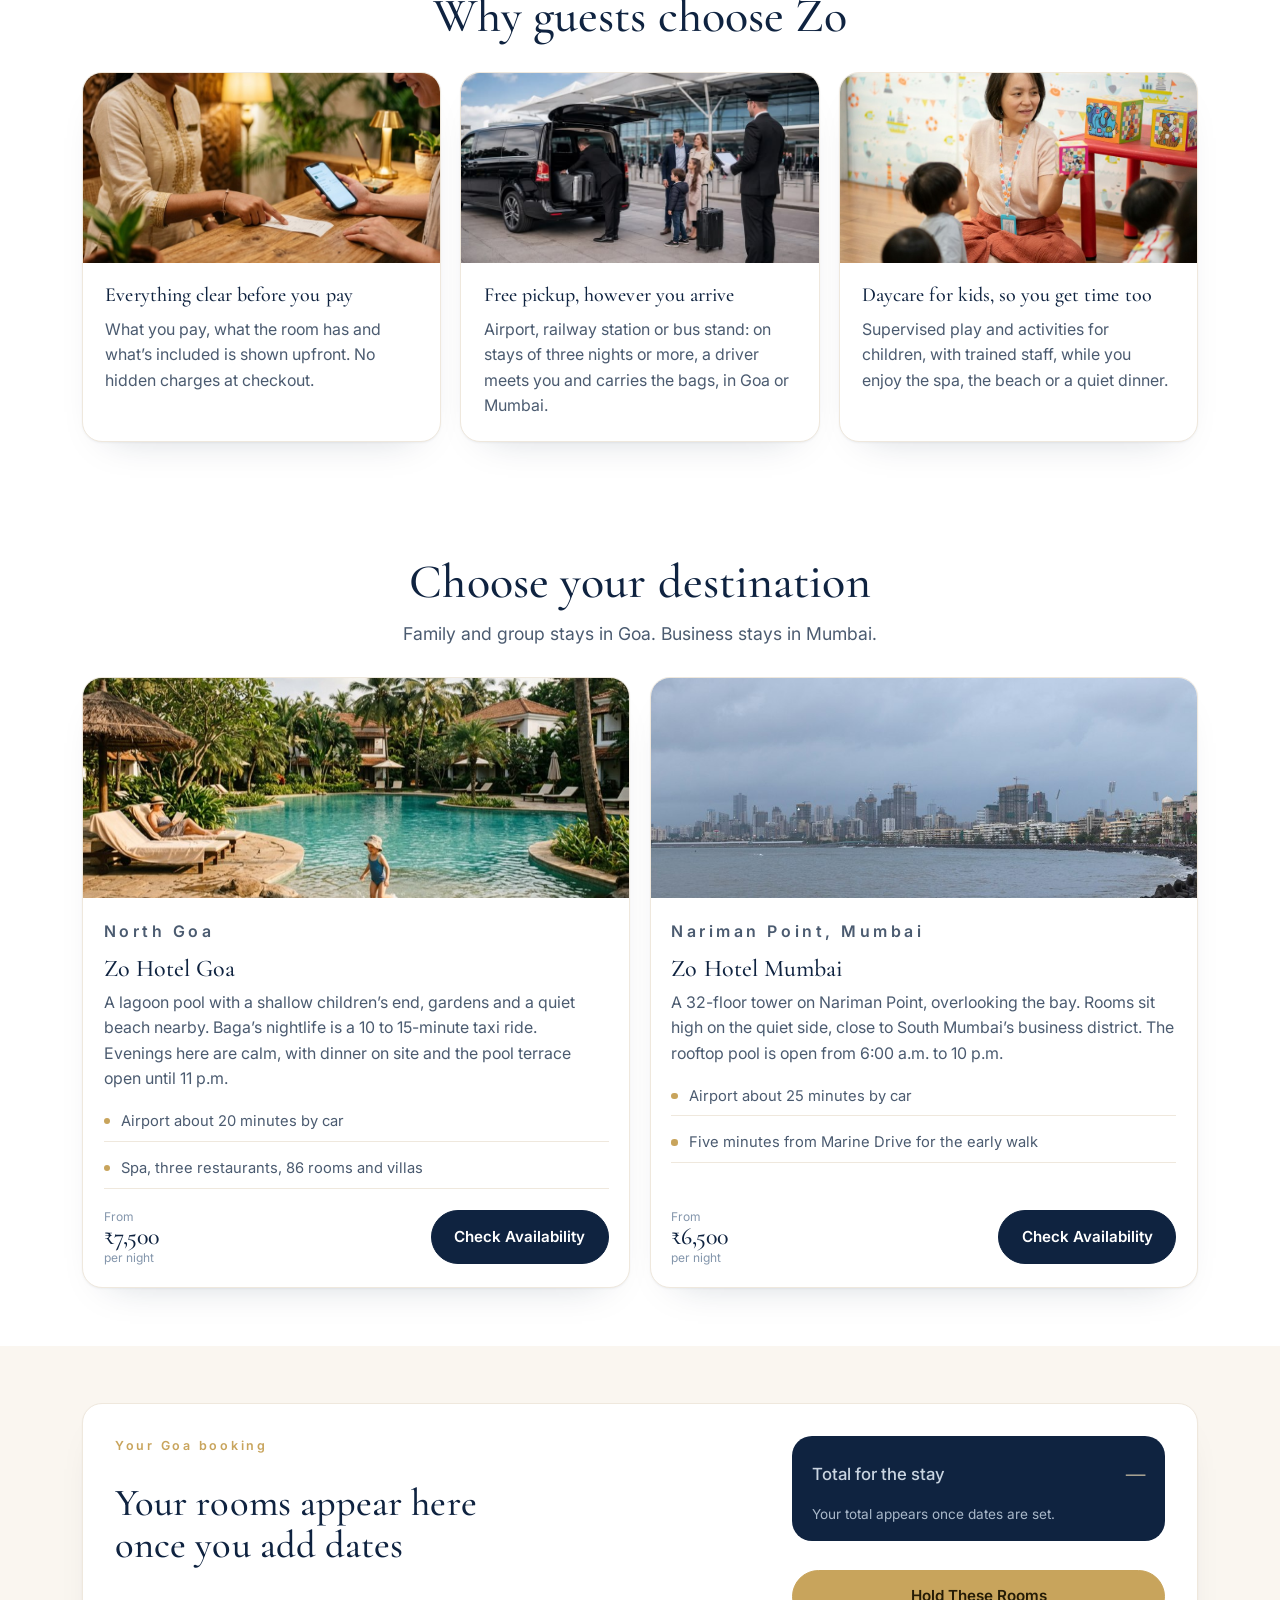
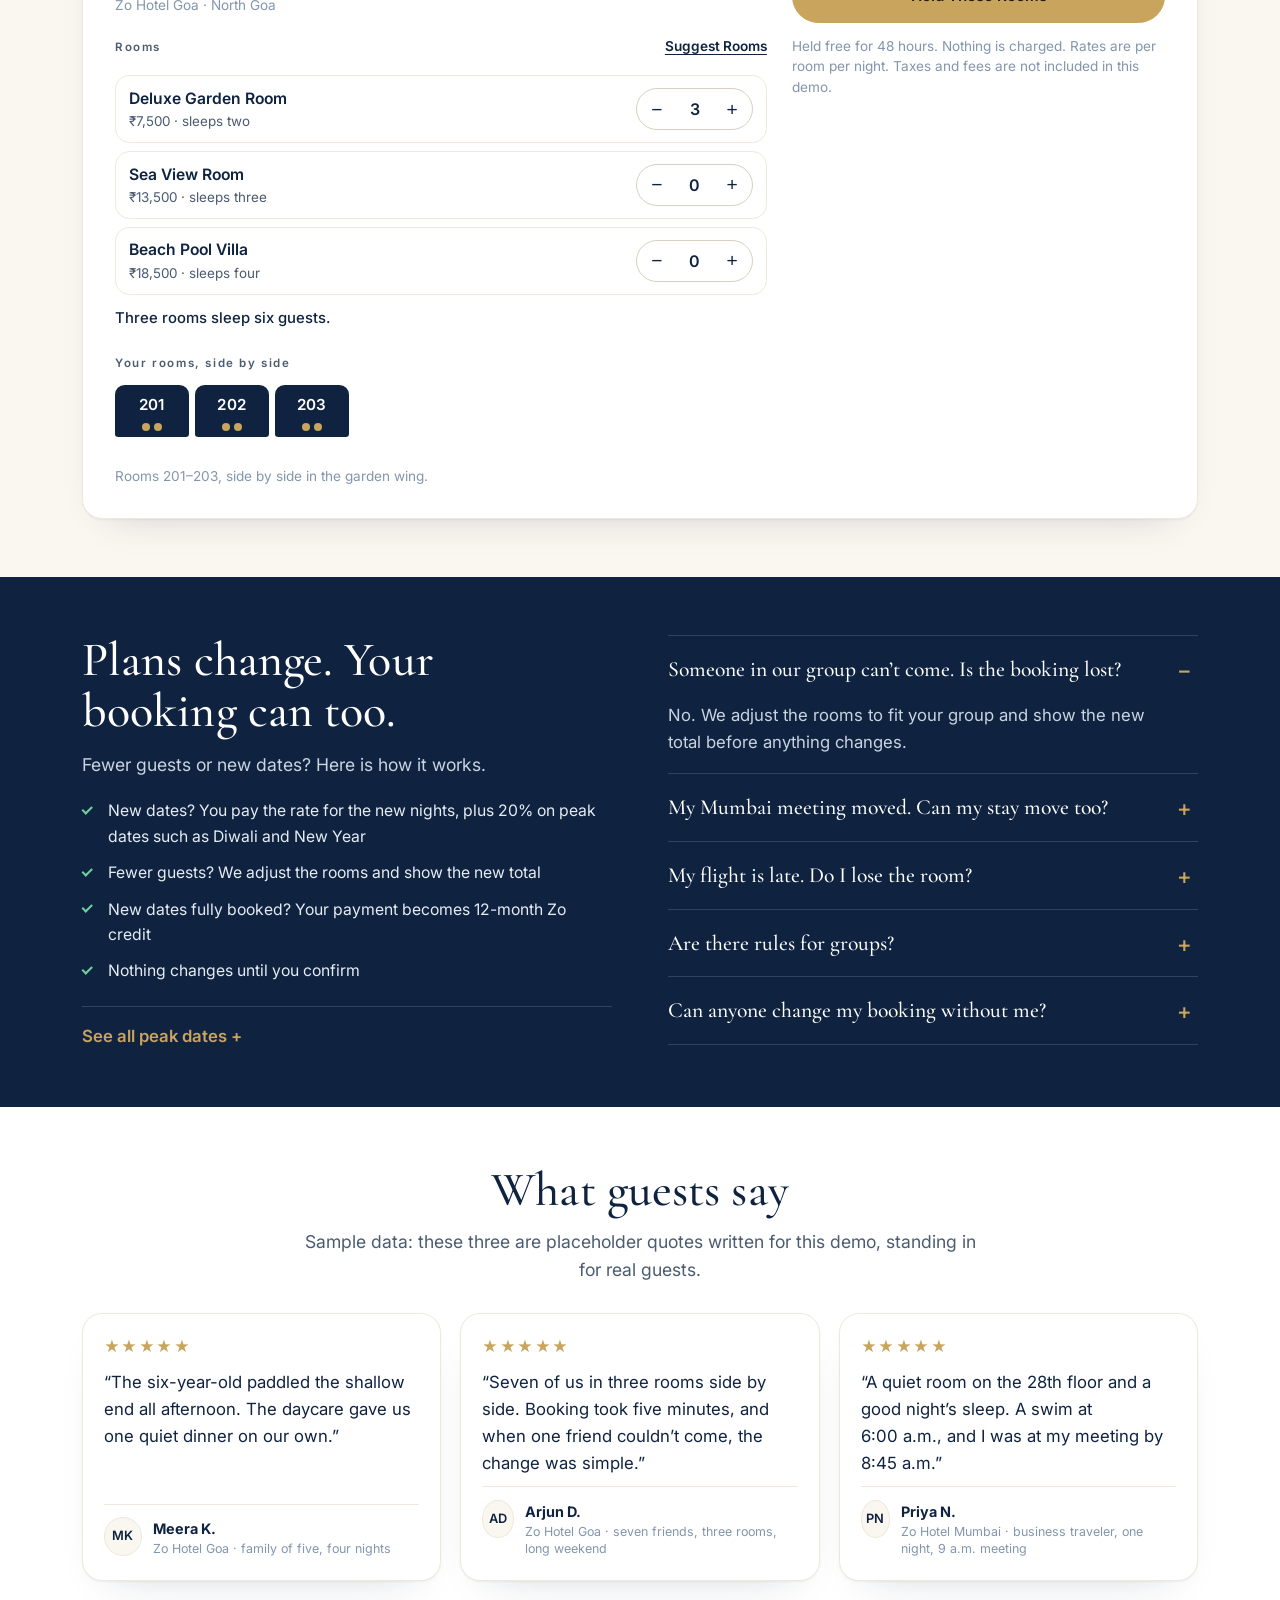
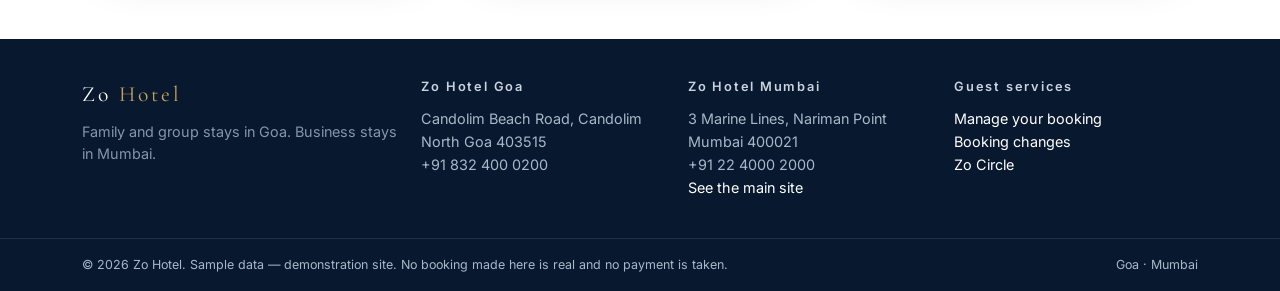
<file: landing/goa-crew.html>
<!doctype html>
<html lang="en">
<head>
<meta charset="utf-8">
<meta name="viewport" content="width=device-width, initial-scale=1">
<title>Zo Hotel | Goa for families and groups, Mumbai for the business traveler</title>
<meta name="description" content="Booking Zo Hotel for a group, in Goa or Mumbai? Rooms side by side in Goa, a quiet floor in Mumbai. You see the full price before you pay, and new dates cost only that night&rsquo;s rate.">
<meta name="theme-color" content="#0f2340">
<meta name="color-scheme" content="light">
<link rel="preconnect" href="https://fonts.googleapis.com">
<link rel="preconnect" href="https://fonts.gstatic.com" crossorigin>
<link rel="stylesheet" href="https://fonts.googleapis.com/css2?family=Cormorant+Garamond:ital,wght@0,400;0,500;1,400&amp;family=Inter:wght@400;500;600&amp;display=swap">
<link rel="stylesheet" href="goa-crew.css?v=77">
</head>
<body>
<a class="skip" href="#main">Skip to main content</a>

<div class="topbar">
  <div class="topbar__in">
    <span>Two destinations &middot; Goa and Mumbai</span>
    <span><b>Zo Circle</b> &nbsp;|&nbsp; +91 832 400 0200 &nbsp;|&nbsp; EN &middot; &#8377; INR</span>
  </div>
</div>
<nav class="nav" aria-label="Zo Hotel">
  <div class="nav__in">
    <a class="brand" href="../zo_hotel.html"><span class="brand__m" aria-hidden="true"></span><span class="brand__t">Zo <i>Hotel</i></span></a>
    <div class="nav__r">
      <a href="#rooms">Rooms</a>
      <a href="#included">Why Zo</a>
      <a href="#destinations">Destinations</a>
      <a href="#plans">Booking changes</a>
      <a href="#block" id="navMine">My Booking</a>
      <a class="cta cta--quiet" href="../zo_hotel.html">Log In</a>
      <a class="cta cta--gold" href="#widget" id="navCta">Hold Rooms</a>
    </div>
  </div>
</nav>

<!-- HERO + WIDGET ------------------------------------------------------ -->
<header class="cine" id="top">
  <div class="cine__stage" id="cineStage" aria-hidden="true">
    <video class="cine__video" id="cineVideo" muted loop playsinline preload="metadata" poster="../zo-assets/goa-pool.jpg">
      <source src="../zo-assets/hero.mp4" type="video/mp4">
    </video>
    <div class="cine__f is-on" style="--img:url('../zo-assets/goa-pool.jpg')"></div>
    <div class="cine__f" style="--img:url('../zo-assets/goa-exterior.jpg')"></div>
    <div class="cine__f" style="--img:url('../zo-assets/room-resortview.jpg')"></div>
    <div class="cine__f" style="--img:url('../zo-assets/lobby.jpg')"></div>
  </div>
  <div class="cine__veil" aria-hidden="true"></div>

  <div class="cine__copy">
    <p class="kicker">Zo Hotel &middot; Goa and Mumbai</p>
    <h1>Together in Goa.<br>On time in Mumbai.</h1>
    <p class="dek" id="heroDek">Rooms side by side in Goa. A quiet floor and an easy morning in Mumbai.</p>
  </div>

  <button class="cine__pause" id="cinePause" aria-pressed="false">
    <span class="cine__pi" aria-hidden="true"></span><span id="cinePauseT">Pause video</span>
  </button>
</header>

<div class="wrap widget__wrap">
  <form class="widget" id="widget" novalidate aria-labelledby="widgetH">
    <h2 id="widgetH" class="vh">Check availability</h2>
    <div class="widget__grid">
      <label class="wf"><span>Destination</span>
        <select id="wDest"><option value="goa">Zo Hotel Goa</option><option value="mumbai">Zo Hotel Mumbai</option></select></label>
      <label class="wf"><span>Check-in <i>*</i></span><input type="date" id="wIn" required></label>
      <label class="wf"><span>Check-out <i>*</i></span><input type="date" id="wOut" required></label>
      <label class="wf"><span>Guests</span><input type="number" id="wPeople" aria-label="Number of guests" min="1" max="12" value="6" inputmode="numeric"></label>
      <label class="wf"><span>Full name</span><input type="text" id="wName" placeholder="Name on the booking" autocomplete="name"></label>
      <div class="widget__go"><button class="cta cta--gold" type="submit">Check Availability</button></div>
    </div>
    <p class="widget__note" id="wNote" role="status"></p>
  </form>
</div>

<main id="main">

<section class="sec" id="rooms">
  <div class="wrap">
    <div class="head head--c">
      <h2>Choose the room you want</h2>
      <p class="lede lede--c" id="roomsLede">Goa rooms are sized for families and groups; Mumbai rooms for one person, a laptop and an early flight.</p>
    </div>
    <div class="seg" role="group" aria-label="Choose the hotel">
      <button type="button" class="seg__b is-on" data-prop="goa">Goa</button>
      <button type="button" class="seg__b" data-prop="mumbai">Mumbai</button>
    </div>
    <div class="rooms" id="roomCards"></div>
    <p class="fine fine--c" id="roomsFine"></p>
  </div>
</section>

<section class="sec sec--cream" id="included">
  <div class="wrap">
    <div class="head head--c">
      <h2>Why guests choose Zo</h2>
    </div>
    <div class="three">
      <article class="card three__c"><img src="../zo-assets/feat-clear.jpg" alt="At the front desk, a receptionist points to the bill while the guest checks the same booking on their phone" loading="lazy"><div class="card__b">
        <h3>Everything clear before you pay</h3>
        <p>What you pay, what the room has and what&rsquo;s included is shown upfront. No hidden charges at checkout.</p>
      </div></article>
      <article class="card three__c"><img src="../zo-assets/feat-transfer.jpg" alt="A Zo driver loads a family's bags into the car at the airport" loading="lazy"><div class="card__b">
        <h3>Free pickup, however you arrive</h3>
        <p>Airport, railway station or bus stand: on stays of three nights or more, a driver meets you and carries the bags, in Goa or Mumbai.</p>
      </div></article>
      <article class="card three__c"><img src="../zo-assets/feat-kids.jpg" alt="A staff member plays a picture-block game with young children at the hotel daycare" loading="lazy"><div class="card__b">
        <h3>Daycare for kids, so you get time too</h3>
        <p>Supervised play and activities for children, with trained staff, while you enjoy the spa, the beach or a quiet dinner.</p>
      </div></article>
    </div>
  </div>
</section>

<section class="sec" id="destinations">
  <div class="wrap">
    <div class="head head--c"><h2>Choose your destination</h2><p class="lede lede--c">Family and group stays in Goa. Business stays in Mumbai.</p></div>
    <div class="dest">
      <article class="card dest__c"><img src="../zo-assets/dest-goa.jpg" alt="A child paddles in the shallow end of the lagoon pool while a parent reads on a lounger" loading="lazy"><div class="card__b">
        <p class="eyebrow">North Goa</p>
        <h3>Zo Hotel Goa</h3>
        <p>A lagoon pool with a shallow children&rsquo;s end, gardens and a quiet beach nearby. Baga&rsquo;s nightlife is a 10 to 15-minute taxi ride. Evenings here are calm, with dinner on site and the pool terrace open until 11&nbsp;p.m.</p>
        <ul class="dots"><li>Airport about 20 minutes by car</li><li>Spa, three restaurants, 86 rooms and villas</li></ul>
        <div class="room__f"><div><span>From</span><strong>&#8377;7,500</strong><span>per night</span></div><button class="cta cta--navy" type="button" data-prop="goa" data-go>Check Availability</button></div>
      </div></article>
      <article class="card dest__c"><img src="../zo-assets/dest-mumbai.jpg" alt="The Mumbai skyline across the bay from Marine Drive" loading="lazy"><div class="card__b">
        <p class="eyebrow">Nariman Point, Mumbai</p>
        <h3>Zo Hotel Mumbai</h3>
        <p>A 32-floor tower on Nariman Point, overlooking the bay. Rooms sit high on the quiet side, close to South Mumbai&rsquo;s business district. The rooftop pool is open from 6:00&nbsp;a.m. to 10&nbsp;p.m.</p>
        <ul class="dots"><li>Airport about 25 minutes by car</li><li>Five minutes from Marine Drive for the early walk</li></ul>
        <div class="room__f"><div><span>From</span><strong>&#8377;6,500</strong><span>per night</span></div><button class="cta cta--navy" type="button" data-prop="mumbai" data-go>Check Availability</button></div>
      </div></article>
    </div>
  </div>
</section>

<section class="sec" id="block">
  <div class="wrap">
    <form class="blockcard" id="holdForm" novalidate>
      <div class="blockcard__l">
        <p class="eyebrow" id="blockEyebrow">Your booking</p>
        <h2 id="blockTitle">Choose dates above to see your rooms</h2>
        <p class="fine" id="blockProp"></p>
        <p class="step__out" id="datesOut" role="status"></p>

        <div class="row row--top">
          <span class="lab" id="mixLab">Rooms</span>
          <button type="button" class="link" id="mixAuto">Suggest Rooms</button>
        </div>
        <div class="mix" id="mix"></div>
        <p class="step__out" id="groupOut" role="status"></p>

        <span class="lab" id="corridorLab">Your rooms</span>
        <div class="corridor__row" id="corridor" aria-live="polite"></div>
        <p class="fine" id="corridorOut"></p>
      </div>

      <aside class="blockcard__r">
        <div class="bill">
          <div><span id="perHeadLab">Total for the stay</span><strong id="perHead">&mdash;</strong></div>
          <div hidden><span>Total room cost</span><strong id="totalOut" class="bill__sm">&mdash;</strong></div>
          <p class="fine" id="billLine">&mdash;</p>
          <p class="bill__pickup" id="pickupLine"></p>
        </div>
        <button class="cta cta--gold cta--wide" type="submit" id="holdBtn">Hold These Rooms</button>
        <p class="calc__copied" id="shareStatus" role="status"></p>
        <p class="step__out step__out--err" id="holdErr" role="alert"></p>
        <p class="fine fine--c" id="blockFine">Held free for 48 hours. Nothing is charged. Taxes and fees are not included in this demo.</p>
      </aside>

      <!-- hidden carriers so the script's headcount control still exists -->
      <div hidden><output id="people">6</output><button type="button" data-step="people" data-d="1"></button><button type="button" data-step="people" data-d="-1"></button><div id="peopleList"></div></div>
    </form>

    <div class="blockcard manage" id="manage" hidden>
      <div class="blockcard__l">
        <span class="pill pill--ok" id="mgStatus">Held</span>
        <p class="eyebrow" id="mgEyebrow">Your booking</p>
        <h2><span id="mgHotel">Zo Hotel Goa</span> <small id="mgRef">ZO-GOA-0000</small></h2>
        <p class="lede" id="mgLine"></p>
        <div class="booked" id="bookedNote" hidden>
          <b>You&rsquo;re booked.</b> <span id="bookedLine"></span>
          <ul class="tick"><li>A driver meets your flight, train or bus on stays of three nights or more</li></ul>
          <div class="booked__acts"><button class="cta cta--quiet" type="button" id="addCal">Add to Calendar</button><button class="cta cta--quiet" type="button" id="copyRef">Copy Reference</button><button class="cta cta--quiet" type="button" id="printConf">Print Confirmation</button></div>
        </div>
        <span class="lab" id="mgRoomsLab">Your rooms</span>
        <div class="corridor__row" id="mgCorridor"></div>
        <p class="fine" id="mgRooms"></p>
        <div class="reqs" id="mgRequestsWrap" hidden>
          <span class="lab">Your requests</span>
          <ul class="reqs__list" id="mgRequests"></ul>
        </div>
      </div>
      <aside class="blockcard__r">
        <ul class="shares" id="mgShares"></ul>
        <div class="acts acts--col">
          <button class="cta cta--gold" type="button" data-mg="pay">Confirm the Hold</button>
          <button class="cta cta--quiet" type="button" data-mg="dates" hidden>Change the Dates</button>
          <button class="cta cta--quiet" type="button" data-mg="room" hidden>Change the Room</button>
          <button class="cta cta--quiet" type="button" data-mg="request" hidden>Add a Request</button>
          <button class="cta cta--quiet" type="button" data-mg="add" hidden>Add a Friend</button>
          <button class="cta cta--quiet" type="button" data-mg="release" hidden>Release One Room</button>
          <button class="cta cta--quiet cta--danger" type="button" data-mg="releaseAll" id="releaseAllBtn">Release All Rooms</button>
        </div>
        <p class="step__out" id="mgOut" role="status"></p>
      </aside>
    </div>
  </div>
</section>

<section class="sec sec--navy" id="plans">
  <div class="wrap split">
    <div>
      <h2>Plans change. Your booking can too.</h2>
      <p class="lede">Fewer guests or new dates? Here is how it works.</p>
      <ul class="tick tick--light">
        <li>New dates? You pay the rate for the new nights, plus 20% on peak dates such as Diwali and New Year</li>
        <li>Fewer guests? We adjust the rooms and show the new total</li>
        <li>New dates fully booked? Your payment becomes 12-month Zo credit</li>
        <li>Nothing changes until you confirm</li>
      </ul>
      <details class="peaks">
        <summary>See all peak dates</summary>
        <p>Demand is highest on these dates, so moving a booking into them adds 20% to the rate for those nights.</p>
        <ul class="peaks__list" id="peakList"></ul>
      </details>
    </div>
    <div class="qa qa--light" id="qa">
      <details open>
        <summary>Someone in our group can&rsquo;t come. Is the booking lost?</summary>
        <div><p>No. We adjust the rooms to fit your group and show the new total before anything changes.</p></div>
      </details>
      <details>
        <summary>My Mumbai meeting moved. Can my stay move too?</summary>
        <div><p>Yes. Choose a new night and pay that night&rsquo;s rate. Peak dates, such as Diwali or New Year, add 20% because demand is highest then. If the night is fully booked, your payment becomes Zo credit for 12 months.</p></div>
      </details>
      <details>
        <summary>My flight is late. Do I lose the room?</summary>
        <div><p>No. The room is yours for the night you booked, and there&rsquo;s no extra charge for arriving late.</p></div>
      </details>
      <details>
        <summary>Are there rules for groups?</summary>
        <div><p>No curfew. Visitors who aren&rsquo;t staying sign in at the front desk, as the law requires.</p></div>
      </details>
      <details>
        <summary>Can anyone change my booking without me?</summary>
        <div><p>No. Every change shows the new price first, and nothing happens until you approve it.</p></div>
      </details>
    </div>
  </div>
</section>

<section class="sec" id="reviews">
  <div class="wrap">
    <div class="head head--c">
      <h2>What guests say</h2>
      <p class="lede lede--c">Sample data: these three are placeholder quotes written for this demo, standing in for real guests.</p>
    </div>
    <div class="revs">
      <article class="card rev"><div class="card__b">
        <span class="stars">&#9733;&#9733;&#9733;&#9733;&#9733;</span>
        <p>&ldquo;The six-year-old paddled the shallow end all afternoon. The daycare gave us one quiet dinner on our own.&rdquo;</p>
        <footer><span class="avatar">MK</span><div><b>Meera K.</b><small>Zo Hotel Goa &middot; family of five, four nights</small></div></footer>
      </div></article>
      <article class="card rev"><div class="card__b">
        <span class="stars">&#9733;&#9733;&#9733;&#9733;&#9733;</span>
        <p>&ldquo;Seven of us in three rooms side by side. Booking took five minutes, and when one friend couldn&rsquo;t come, the change was simple.&rdquo;</p>
        <footer><span class="avatar">AD</span><div><b>Arjun D.</b><small>Zo Hotel Goa &middot; seven friends, three rooms, long weekend</small></div></footer>
      </div></article>
      <article class="card rev"><div class="card__b">
        <span class="stars">&#9733;&#9733;&#9733;&#9733;&#9733;</span>
        <p>&ldquo;A quiet room on the 28th floor and a good night&rsquo;s sleep. A swim at 6:00&nbsp;a.m., and I was at my meeting by 8:45&nbsp;a.m.&rdquo;</p>
        <footer><span class="avatar">PN</span><div><b>Priya N.</b><small>Zo Hotel Mumbai &middot; business traveler, one night, 9&nbsp;a.m. meeting</small></div></footer>
      </div></article>
    </div>
  </div>
</section>
</main>

<footer class="foot">
  <div class="wrap foot__in">
    <div><span class="brand__t" style="color:#fff">Zo <i>Hotel</i></span><p class="fine" style="margin-top:.6rem">Family and group stays in Goa. Business stays in Mumbai.</p></div>
    <div><h4>Zo Hotel Goa</h4><p>Candolim Beach Road, Candolim<br>North Goa 403515<br>+91 832 400 0200</p></div>
    <div><h4>Zo Hotel Mumbai</h4><p>3 Marine Lines, Nariman Point<br>Mumbai 400021<br>+91 22 4000 2000<br><a href="../zo_hotel.html">See the main site</a></p></div>
    <div><h4>Guest services</h4><p><a href="#block">Manage your booking</a><br><a href="#plans">Booking changes</a><br><a href="../zo_hotel.html">Zo Circle</a></p></div>
  </div>
  <div class="foot__legal"><div class="wrap"><span>&copy; 2026 Zo Hotel. Sample data &mdash; demonstration site. No booking made here is real and no payment is taken.</span><span>Goa &middot; Mumbai</span></div></div>
</footer>

<div class="toast" id="toast" role="status" aria-live="polite" hidden><span id="toastMsg"></span><button type="button" class="toast__undo" id="toastUndo" hidden>Undo</button><button type="button" class="toast__x" id="toastClose" aria-label="Dismiss">&times;</button></div>

<!-- Review and pay -->
<div class="sheet" id="reviewSheet" hidden>
  <div class="sheet__scrim" data-close></div>
  <div class="sheet__box" role="dialog" aria-modal="true" aria-labelledby="rvH">
    <p class="sheet__tag">Review and pay</p>
    <h2 id="rvH">Review your booking</h2>
    <dl class="rv" id="rvList"></dl>
    <p class="fine" id="rvPolicy"></p>
    <fieldset class="pay">
      <legend>Demo payment &mdash; no real money will be charged</legend>
      <label><input type="radio" name="pay" value="card" checked> Demo card</label>
      <label><input type="radio" name="pay" value="upi"> Demo UPI</label>
    </fieldset>
    <label class="chk" id="gstWrap"><input type="checkbox" id="rvGst"> Send the GST invoice to my company before checkout</label>
    <div class="sheet__acts">
      <button class="cta cta--gold" type="button" id="rvPay">Pay Securely</button>
      <button class="cta cta--quiet" type="button" data-close>Return to Booking</button>
    </div>
  </div>
</div>

<!-- Change the dates -->
<div class="sheet" id="datesSheet" hidden>
  <div class="sheet__scrim" data-close></div>
  <div class="sheet__box" role="dialog" aria-modal="true" aria-labelledby="cdH">
    <p class="sheet__tag">Same rooms, new nights</p>
    <h2 id="cdH">Change your dates</h2>
    <p class="sheet__p">Your current booking stays exactly as it is until you confirm. Any price difference is shown here first.</p>
    <div class="cd">
      <label class="wf wf--box"><span>New check-in</span><input type="date" id="cdIn"></label>
      <label class="wf wf--box"><span>New check-out</span><input type="date" id="cdOut"></label>
    </div>
    <dl class="rv" id="cdDiff"></dl>
    <p class="step__out" id="cdNote" role="status"></p>
    <div class="sheet__acts">
      <button class="cta cta--gold" type="button" id="cdConfirm" disabled>Confirm New Dates</button>
      <button class="cta cta--quiet" type="button" data-close>Keep Current Dates</button>
    </div>
  </div>
</div>

<!-- Change the room -->
<div class="sheet" id="roomSheet" hidden>
  <div class="sheet__scrim" data-close></div>
  <div class="sheet__box" role="dialog" aria-modal="true" aria-labelledby="crH">
    <p class="sheet__tag">Same dates, same guests</p>
    <h2 id="crH">Change your room</h2>
    <p class="sheet__p">Pick a room type for the whole stay. The new total and the difference are shown before you confirm.</p>
    <div class="cr" id="crList"></div>
    <dl class="rv" id="crDiff"></dl>
    <div class="sheet__acts">
      <button class="cta cta--gold" type="button" id="crConfirm" disabled>Confirm Room Change</button>
      <button class="cta cta--quiet" type="button" data-close>Keep Current Room</button>
    </div>
  </div>
</div>

<!-- Add a request -->
<div class="sheet" id="reqSheet" hidden>
  <div class="sheet__scrim" data-close></div>
  <div class="sheet__box" role="dialog" aria-modal="true" aria-labelledby="rqH">
    <p class="sheet__tag">Tell the desk</p>
    <h2 id="rqH">Add a request</h2>
    <p class="sheet__p">Requests go to the desk with your booking. We confirm what we can do, and say so when we can&rsquo;t.</p>
    <div class="chips" id="rqChips"></div>
    <label class="wf wf--box"><span>Anything else</span><input type="text" id="rqText" placeholder="Type your request" maxlength="140"></label>
    <div class="sheet__acts">
      <button class="cta cta--gold" type="button" id="rqAdd">Add Request</button>
      <button class="cta cta--quiet" type="button" data-close>Close</button>
    </div>
  </div>
</div>

<!-- PART A -->
<div class="sheet" id="exitSheet" hidden>
  <div class="sheet__scrim" data-close></div>
  <div class="sheet__box" role="dialog" aria-modal="true" aria-labelledby="exitH" aria-describedby="exitB">
    <p class="sheet__tag" id="exitTag">What changed?</p>
    <fieldset class="sheet__why">
      <legend>What changed?</legend>
      <label><input type="radio" name="why" value="drop" checked> Fewer guests are coming</label>
      <label><input type="radio" name="why" value="dates"> Our dates changed</label>
      <label><input type="radio" name="why" value="plan"> Our plans changed</label>
    </fieldset>
    <h2 id="exitH">Keep the booking</h2>
    <div id="exitB"></div>
    <div class="sheet__acts">
      <button class="cta cta--gold" type="button" id="exitPrimary">Keep the Booking</button>
      <button class="cta cta--quiet" type="button" id="exitSecondary">Change the Dates</button>
    </div>
    <button class="sheet__go" type="button" id="exitGo">Continue Cancellation</button>
  </div>
</div>

<script src="goa-crew.js?v=77"></script>
</body>
</html>
</file>
<file: zo-site.css>
/* ==========================================================================
   ZO Hotel — site styles
   Visual direction: classical Indian luxury hospitality. Ivory ground, deep
   oxblood, gold hairlines, a light high-contrast serif over a humanist sans.
   Square corners and 1px rules; the photography carries the page.
   Copy follows docs/zo-hotel-content-style-guide.md — no full caps anywhere,
   so labels earn their role through size, weight, color and tracking.
   ========================================================================== */

:root{
  --ivory:#f7f3ec; --paper:#ffffff; --band:#f1ebe1; --band2:#eee7dd;
  --ink:#211b17; --taupe:#675b51; --hair:#c9bca8;
  --oxblood:#6b1226; --oxblood-hi:#82182f; --gold:#b08a45; --gold-soft:#d8c49a;
  --on-accent:#fff8ef;
  --serif:"Cormorant Garamond",Cambria,"Times New Roman",serif;
  --sans:"Karla",-apple-system,BlinkMacSystemFont,"Segoe UI",sans-serif;
  --wrap:1220px; --pad:clamp(1.15rem,4vw,2.6rem);
  --gap:clamp(2.6rem,6vw,5rem);
  --shadow:0 1px 2px rgba(33,27,23,.05),0 24px 48px -32px rgba(33,27,23,.28);
}
@media (prefers-color-scheme:dark){
  :root:not([data-theme="light"]){
    --ivory:#151110; --paper:#1d1815; --band:#191412; --band2:#241d19;
    --ink:#f4ece0; --taupe:#b0a294; --hair:#463a32;
    --oxblood:#a8324b; --oxblood-hi:#bb3d57; --gold:#c9a463; --gold-soft:#8a7247;
    --on-accent:#150e10;
    --shadow:0 1px 2px rgba(0,0,0,.5),0 24px 48px -30px rgba(0,0,0,.8);
  }
}
:root[data-theme="dark"]{
  --ivory:#151110; --paper:#1d1815; --band:#191412; --band2:#241d19;
  --ink:#f4ece0; --taupe:#b0a294; --hair:#3a302a;
  --oxblood:#a8324b; --oxblood-hi:#bb3d57; --gold:#c9a463; --gold-soft:#8a7247;
  --on-accent:#150e10;
  --shadow:0 1px 2px rgba(0,0,0,.5),0 24px 48px -30px rgba(0,0,0,.8);
}

*,*::before,*::after{box-sizing:border-box}
html{scroll-behavior:smooth}
@media (prefers-reduced-motion:reduce){html{scroll-behavior:auto}*{animation:none!important;transition:none!important}}
body{margin:0;background:var(--ivory);color:var(--ink);
  font-family:var(--sans);font-size:1rem;line-height:1.62;
  -webkit-font-smoothing:antialiased}
img{max-width:100%;display:block}
h1,h2,h3,h4{margin:0;font-family:var(--serif);font-weight:300;line-height:1.1;
  letter-spacing:.004em;color:var(--ink);text-wrap:balance}
p{margin:0}
a{color:inherit;text-decoration:none}
:focus-visible{outline:3px solid var(--brass);outline-offset:3px;
  box-shadow:0 0 0 6px rgba(255,255,255,.55)}
.hero :focus-visible,.closing :focus-visible,footer :focus-visible{
  outline-color:#fff;box-shadow:0 0 0 6px rgba(0,0,0,.5)}
[hidden]{display:none!important}

.wrap{max-width:var(--wrap);margin-inline:auto;padding-inline:var(--pad)}
.section{padding-block:var(--gap)}
.band{background:var(--band)}
.skip-link{position:absolute;left:-9999px;top:0;z-index:200;background:var(--oxblood);
  color:#fff;padding:.75rem 1.2rem;font-weight:700;font-size:.95rem}
.skip-link:focus{left:.6rem;top:.6rem}

/* ---------- the small tracked label; never capitals (guide §5) ---------- */
.eyebrow{font-family:var(--sans);font-size:.84rem;font-weight:700;letter-spacing:.055em;
  color:var(--gold);margin:0}

/* ---------- buttons ---------- */
.btn{display:inline-flex;align-items:center;justify-content:center;gap:.5rem;
  font-family:var(--sans);font-size:.85rem;font-weight:700;letter-spacing:.13em;
  padding:.95rem 1.9rem;border:1px solid var(--brass);border-radius:0;
  background:var(--brass);color:var(--on-brass);cursor:pointer;
  transition:background .16s ease,border-color .16s ease,color .16s ease}
.btn:hover{background:var(--brass-hi);border-color:var(--brass-hi)}
.btn--ghost{background:transparent;color:var(--ink);border-color:var(--hair)}
.btn--ghost:hover{background:transparent;border-color:var(--ink);color:var(--ink)}
.btn--light{background:var(--ivory);color:var(--ink);border-color:var(--ivory)}
.btn--light:hover{background:#fff;border-color:#fff}
.btn--edge{background:transparent;color:#fff;border-color:rgba(255,255,255,.62)}
.btn--edge:hover{background:rgba(255,255,255,.13);border-color:#fff}
.btn[disabled]{opacity:.42;cursor:not-allowed}
.linkbtn{background:none;border:0;padding:.4rem 0;font-family:var(--sans);
  font-size:.87rem;font-weight:700;color:var(--taupe);cursor:pointer;
  border-bottom:1px solid var(--hair)}
.linkbtn:hover{color:var(--ink);border-bottom-color:var(--ink)}

/* ---------- gold, taken from the reference button ---------- */
/* Gold is measured, not guessed. Light: #7d6223 gives 5.2:1 as text on ivory
   and 5.8:1 for white sitting on it. Dark: #c9a463 gives 8:1 as text, and its
   buttons take dark labels instead of white. */
:root{ --brass:#7d6223; --brass-hi:#8a6d2c; --on-brass:#ffffff; --err:#6b1226; }
@media (prefers-color-scheme:dark){
  :root:not([data-theme="light"]){
    --brass:#c9a463; --brass-hi:#d6b273; --on-brass:#171310; --err:#ff9aa6;
  }
}
:root[data-theme="dark"]{
  --brass:#c9a463; --brass-hi:#d6b273; --on-brass:#171310; --err:#ff9aa6;
}

/* ---------- header, floating over the hero ---------- */
.nav{position:absolute;top:0;left:0;right:0;z-index:40;background:transparent;border:0}
.nav__in{max-width:1560px;margin-inline:auto;padding:1.5rem clamp(1.15rem,3vw,2.4rem);
  display:flex;align-items:center;gap:clamp(1rem,2.5vw,2.4rem)}
.brand{display:flex;flex-direction:column;align-items:center;line-height:1.05;
  margin-right:auto;color:#fff}
.brand__mark{width:1.15rem;height:1.15rem;margin-bottom:.3rem;
  background:currentColor;opacity:.9;
  clip-path:polygon(50% 0,61% 39%,100% 50%,61% 61%,50% 100%,39% 61%,0 50%,39% 39%)}
.brand b{font-family:var(--serif);font-weight:400;font-size:1.9rem;letter-spacing:.2em;
  text-indent:.2em}
.brand span{font-size:.62rem;letter-spacing:.24em;opacity:.82;text-indent:.24em;margin-top:.2rem}
.nav__links{display:flex;gap:clamp(1.1rem,2.2vw,2.1rem)}
.nav__links a,.nav__util{font-size:.85rem;font-weight:500;letter-spacing:.13em;
  color:rgba(255,255,255,.9);padding:.4rem 0;border-bottom:1px solid transparent;
  transition:color .14s,border-color .14s;white-space:nowrap}
.nav__links a:hover,.nav__links a.is-active,.nav__util:hover{color:#fff;border-bottom-color:var(--brass)}
.btn--gold{background:var(--brass);border-color:var(--brass);color:var(--on-brass);
  padding:1.05rem 2.1rem;font-size:.78rem;letter-spacing:.15em}
.btn--gold:hover{background:var(--brass-hi);border-color:var(--brass-hi)}
.nav__toggle{display:none;background:none;border:1px solid rgba(255,255,255,.5);
  padding:.5rem .9rem;font-family:var(--sans);font-size:.78rem;font-weight:700;
  letter-spacing:.12em;color:#fff;cursor:pointer}

/* ---------- hero: the photograph, and nothing else -------------------------
   The header floats over it and one gold control sits on it. The headline
   lives in its own band below, so the image never fights the type. ---------- */
.hero{position:relative;isolation:isolate;height:100svh;min-height:34rem;max-height:60rem}
.hero__slides{position:absolute;inset:0;z-index:-2;overflow:hidden}
.hero__slide{position:absolute;inset:0;margin:0;opacity:0;
  transition:opacity 1.4s ease;pointer-events:none}
.hero__slide.is-on{opacity:1}
.hero__img{width:100%;height:100%;object-fit:cover}
/* Only enough shade to keep the header legible. */
.hero__veil{position:absolute;inset:0;z-index:-1;
  background:linear-gradient(180deg,rgba(16,10,6,.5) 0%,rgba(16,10,6,.07) 30%,
    rgba(16,10,6,.05) 62%,rgba(16,10,6,.34) 100%)}
.hero__orb{position:absolute;left:50%;bottom:clamp(4.5rem,9vh,7rem);transform:translateX(-50%);
  z-index:20;width:4.6rem;height:4.6rem;border-radius:50%;background:var(--brass);
  display:grid;place-items:center;box-shadow:0 10px 30px -12px rgba(16,10,6,.6);
  transition:background .16s ease,transform .16s ease}
.hero__orb:hover{background:var(--brass-hi);transform:translateX(-50%) translateY(-2px)}
/* magnifier, drawn rather than shipped as an icon font */
.hero__orb span{width:1.15rem;height:1.15rem;border:2px solid var(--on-brass);
  border-radius:50%;position:relative}
.hero__orb span::after{content:"";position:absolute;right:-.42rem;bottom:-.42rem;
  width:.62rem;height:2px;background:var(--on-brass);transform:rotate(45deg);border-radius:2px}

.hero__controls{position:absolute;left:0;right:0;bottom:1.6rem;z-index:20;
  display:flex;align-items:center;justify-content:center;gap:1.2rem;
  padding-inline:var(--pad);flex-wrap:wrap}
.hero__dots{display:flex;gap:.55rem}
.hero__dots button{width:2.4rem;height:4px;border:0;padding:0;cursor:pointer;
  background:rgba(255,255,255,.55);transition:background .18s ease}
.hero__dots button.is-on{background:#f0dcae}
.hero__dots button:hover{background:#fff}
.hero__pause{display:inline-flex;align-items:center;gap:.45rem;cursor:pointer;
  background:rgba(16,10,6,.6);border:1px solid rgba(255,255,255,.6);
  color:#fff;font-family:var(--sans);font-size:.8rem;font-weight:700;
  letter-spacing:.1em;padding:.4rem .8rem}
.hero__pause:hover{background:rgba(16,10,6,.85);border-color:#fff}
.hero__pause-t{line-height:1}
.hero__pause-i{width:.6rem;height:.7rem;
  border-left:3px solid currentColor;border-right:3px solid currentColor}
.hero__pause[aria-pressed="true"] .hero__pause-i{border:0;width:0;height:0;
  border-left:.66rem solid currentColor;border-top:.38rem solid transparent;
  border-bottom:.38rem solid transparent}
.vh{position:absolute;width:1px;height:1px;margin:-1px;padding:0;overflow:hidden;
  clip:rect(0 0 0 0);clip-path:inset(50%);white-space:nowrap;border:0}

/* ---------- the headline, in its own band below the photograph ---------- */
.intro{padding-block:clamp(3rem,6vw,4.6rem);text-align:center}
.intro .wrap{display:flex;flex-direction:column;align-items:center;gap:.85rem}
.intro .eyebrow{color:var(--brass)}
.intro h1{font-size:clamp(2.2rem,4.6vw,3.6rem);font-weight:300;max-width:26ch}
.intro h1 em{font-style:italic;color:var(--brass)}
.intro__dek{color:var(--taupe);font-size:1.05rem;max-width:58ch}
.intro__marks{display:flex;flex-wrap:wrap;justify-content:center;gap:.5rem 1.9rem;margin-top:.5rem}
.intro__marks span{position:relative;font-size:.84rem;letter-spacing:.11em;
  color:var(--taupe);padding-left:1rem}
.intro__marks span::before{content:"";position:absolute;left:0;top:.6em;width:5px;height:5px;
  background:var(--brass);transform:rotate(45deg)}

/* ---------- booking widget, sitting below the hero ---------- */
.book{margin-bottom:clamp(2.4rem,5vw,4rem)}
.book__card{background:var(--paper);border:1px solid var(--hair);border-top:2px solid var(--brass);
  box-shadow:var(--shadow);padding:1.35rem clamp(1.1rem,2vw,1.6rem)}
.book__row{display:grid;grid-template-columns:1.35fr 1fr 1fr 1fr auto;gap:.9rem;align-items:end}
.fld{display:flex;flex-direction:column;gap:.35rem;min-width:0}
.fld label{font-size:.8rem;font-weight:700;letter-spacing:.11em;color:var(--taupe)}
.fld input,.fld select{font-family:var(--sans);font-size:.96rem;color:var(--ink);
  background:transparent;border:0;border-bottom:1px solid var(--hair);border-radius:0;
  padding:.62rem .1rem;width:100%;min-width:0}
.fld input:hover,.fld select:hover,.fld input:focus,.fld select:focus{border-bottom-color:var(--brass)}
.book__go .btn{width:100%;padding-block:.85rem}
.book__note{margin-top:.9rem;padding-top:.85rem;border-top:1px solid var(--hair);
  font-size:.93rem;color:var(--taupe);display:flex;flex-wrap:wrap;
  gap:.3rem 1.15rem;align-items:baseline}
.book__note:empty{display:none;border-top:0}
.book__note b{color:var(--ink);font-weight:700}
.book__note>span{position:relative}
.book__note>span+span{padding-left:1.15rem}
.book__note>span+span::before{content:"";position:absolute;left:0;top:.55em;
  width:4px;height:4px;background:var(--brass);transform:rotate(45deg)}
.book__note .err{padding-left:0}
.book__note .err::before{content:none}
.err{color:var(--err);font-weight:700}

/* ---------- section head: centred, under a short gold rule ---------- */
.head{display:flex;flex-direction:column;gap:.7rem;align-items:center;text-align:center;
  max-width:60ch;margin:0 auto clamp(2rem,3.6vw,2.9rem)}
.head::before{content:"";width:2.4rem;height:1px;background:var(--brass);margin-bottom:.5rem}
.head h2{font-size:clamp(2rem,3.8vw,2.9rem)}
.head p{color:var(--taupe);font-size:1.05rem;max-width:56ch}
.two .head::before{margin-inline-start:0}

/* ---------- destinations: a horizontal scroller of tall cards ---------- */
.dest{display:grid;grid-auto-flow:column;grid-auto-columns:minmax(20rem,1fr);
  gap:clamp(1.1rem,2.2vw,1.8rem);overflow-x:auto;scroll-snap-type:x mandatory;
  padding-bottom:.7rem;scrollbar-width:thin}
.dest__c{scroll-snap-align:start;background:var(--paper);border:1px solid var(--hair);
  display:flex;flex-direction:column;min-width:0;
  transition:border-color .16s ease,box-shadow .16s ease}
.dest__c:hover{border-color:var(--gold);box-shadow:var(--shadow)}
.dest__c img{aspect-ratio:4/5;object-fit:cover;width:100%}
.dest__b{padding:1.4rem 1.5rem 1.5rem;display:flex;flex-direction:column;gap:.7rem;flex:1}
.dest__where{font-size:.82rem;font-weight:700;letter-spacing:.07em;color:var(--gold)}
.dest__c h3{font-size:clamp(1.55rem,2.4vw,1.95rem)}
.dest__b>p{color:var(--taupe);font-size:.97rem}
.dest__l{list-style:none;margin:.1rem 0 0;padding:0;display:flex;flex-direction:column;gap:.45rem}
.dest__l li{position:relative;padding-left:1.3rem;font-size:.94rem}
.dest__l li::before{content:"";position:absolute;left:0;top:.64em;width:6px;height:6px;
  background:var(--gold);transform:rotate(45deg)}
.dest__f{display:flex;flex-wrap:wrap;gap:.85rem;align-items:center;margin-top:auto;
  padding-top:1.05rem;border-top:1px solid var(--hair)}
.dest__p{font-family:var(--serif);font-size:1.15rem;color:var(--ink);margin-right:auto}

/* ---------- generic card carousel, the rhythm the reference repeats ------- */
.cards{display:grid;grid-auto-flow:column;grid-auto-columns:minmax(17rem,1fr);
  gap:clamp(1rem,2vw,1.5rem);overflow-x:auto;scroll-snap-type:x mandatory;
  padding-bottom:.7rem}
.card{scroll-snap-align:start;background:var(--paper);border:1px solid var(--hair);
  padding:1.5rem 1.5rem 1.4rem;display:flex;flex-direction:column;gap:.6rem;min-width:0;
  transition:border-color .16s ease,box-shadow .16s ease}
.card:hover{border-color:var(--brass);box-shadow:var(--shadow)}
.card h3{font-size:1.35rem;line-height:1.24}
.card p{color:var(--taupe);font-size:.96rem;flex:1}
.card__go{align-self:flex-start;margin-top:.35rem;font-family:var(--sans);
  font-size:.85rem;font-weight:700;letter-spacing:.09em;color:var(--ink);
  border-bottom:1px solid var(--brass);padding-bottom:.15rem}
.card__go:hover{color:var(--brass)}

/* ---------- rooms ---------- */
.rooms{display:grid;grid-auto-flow:column;grid-auto-columns:minmax(19rem,1fr);
  gap:clamp(1.1rem,2.2vw,1.7rem);overflow-x:auto;scroll-snap-type:x mandatory;
  padding-bottom:.7rem}
.room{scroll-snap-align:start;min-width:0}
.room{background:var(--paper);border:1px solid var(--hair);display:flex;flex-direction:column;
  transition:border-color .16s ease,box-shadow .16s ease}
.room:hover{border-color:var(--gold);box-shadow:var(--shadow)}
.room.is-picked{border-color:var(--brass);box-shadow:var(--shadow)}
.room img{aspect-ratio:3/2;object-fit:cover;width:100%}
.room__b{padding:1.4rem 1.5rem 1.5rem;display:flex;flex-direction:column;gap:.5rem;flex:1}
.room__b h3{font-size:1.55rem}
.room__lede{font-family:var(--serif);font-style:italic;font-size:1.1rem;color:var(--brass)}
.room__copy{font-size:.96rem;color:var(--taupe);flex:1}
.room__cap{font-size:.86rem;font-weight:700;letter-spacing:.05em;color:var(--taupe)}
.room__f{display:flex;flex-wrap:wrap;gap:.9rem;align-items:center;justify-content:space-between;
  margin-top:.7rem;padding-top:1.05rem;border-top:1px solid var(--hair)}
.room__f .n{display:block;font-family:var(--serif);font-size:1.6rem;color:var(--ink);
  font-variant-numeric:tabular-nums;line-height:1.1}
.room__f .l{display:block;font-size:.76rem;letter-spacing:.05em;color:var(--taupe)}
.room__f .btn{padding:.7rem 1.25rem}
.fine{font-size:.89rem;color:var(--taupe);margin-top:1.1rem;text-align:center}

/* ---------- tick list, direct booking ---------- */
.ticks{list-style:none;margin:0 auto;padding:0;max-width:46ch;
  display:flex;flex-direction:column;gap:.6rem}
.ticks li{position:relative;padding-left:1.6rem;font-size:1rem;color:var(--taupe)}
.ticks li::before{content:"";position:absolute;left:.15rem;top:.5em;width:.5rem;height:.5rem;
  border-left:2px solid var(--brass);border-bottom:2px solid var(--brass);
  transform:rotate(-45deg)}
.acts{display:flex;flex-wrap:wrap;gap:.75rem;align-items:center;
  justify-content:center;margin-top:1.5rem}

/* ---------- the ZO Circle ---------- */
.circle{display:grid;grid-template-columns:minmax(0,1fr) minmax(0,.9fr);
  gap:clamp(1.6rem,4vw,3.4rem);align-items:center}
.circle h2{font-size:clamp(1.8rem,3.2vw,2.5rem);margin-top:.55rem;max-width:20ch}
.circle__p{color:var(--taupe);max-width:48ch;margin-top:.9rem}
.circle__f{display:flex;flex-direction:column;gap:.2rem;
  background:var(--paper);border:1px solid var(--hair);border-top:2px solid var(--brass);
  padding:clamp(1.3rem,2.4vw,1.8rem);box-shadow:var(--shadow)}
.circle__f .acts{justify-content:flex-start;margin-top:1.1rem}
.circle__f .book__note{margin-top:1rem}

/* ---------- quote / confirmation ---------- */
.quote{margin-top:clamp(1.8rem,3vw,2.6rem);background:var(--paper);
  border:1px solid var(--hair);border-top:2px solid var(--brass);box-shadow:var(--shadow)}
.quote__h{padding:1.15rem 1.5rem;border-bottom:1px solid var(--hair);display:flex;
  flex-wrap:wrap;gap:.35rem 1.2rem;align-items:baseline;justify-content:space-between}
.quote__h h3{font-size:1.4rem}
.quote__h span{font-size:.89rem;letter-spacing:.03em;color:var(--taupe)}
.quote__b{padding:1.4rem 1.5rem;display:flex;flex-wrap:wrap;gap:1.5rem;
  align-items:flex-end;justify-content:space-between}
.quote__tot .n{display:block;font-family:var(--serif);font-size:2.5rem;color:var(--ink);
  font-variant-numeric:tabular-nums;line-height:1.05}
.quote__tot .l{display:block;font-size:.83rem;letter-spacing:.04em;color:var(--taupe);margin-top:.2rem}
.quote__demo{font-size:.89rem;color:var(--taupe);max-width:44ch}
.conf{padding:1.4rem 1.5rem;display:flex;flex-direction:column;gap:1rem}
.conf h3{font-size:1.75rem}
.conf__r{display:flex;flex-wrap:wrap;gap:.5rem 2.2rem;font-size:.92rem;color:var(--taupe)}
.conf__r b{display:block;font-family:var(--serif);font-size:1.22rem;font-weight:400;
  color:var(--ink);letter-spacing:.03em}
.info{background:var(--band);border-left:2px solid var(--gold);padding:.95rem 1.1rem;
  font-size:.92rem;color:var(--taupe)}
.info b{color:var(--ink);font-weight:700}
.conf__a{display:flex;flex-wrap:wrap;gap:.75rem;align-items:center}

/* ---------- two-column block: table beside the questions ---------- */
.two{display:grid;grid-template-columns:minmax(0,1.1fr) minmax(0,1fr);
  gap:clamp(2rem,5vw,4rem);align-items:start}
.two .head{align-items:flex-start;text-align:left;margin-inline:0}
.tw{overflow-x:auto}
.table{width:100%;border-collapse:collapse;font-size:.95rem}
.table th,.table td{text-align:left;padding:.85rem 1rem;border-bottom:1px solid var(--hair);
  vertical-align:top}
.table thead th{font-size:.84rem;font-weight:700;letter-spacing:.06em;color:var(--gold);
  border-bottom-color:var(--gold)}
.table tbody th{font-family:var(--serif);font-size:1.08rem;font-weight:400;
  color:var(--ink);white-space:nowrap;padding-right:1.5rem}
.table td{color:var(--taupe)}

/* ---------- faq ---------- */
.faq{border-top:1px solid var(--hair)}
.faq__i{border-bottom:1px solid var(--hair)}
.faq__q{width:100%;text-align:left;background:none;border:0;cursor:pointer;
  font-family:var(--serif);font-size:1.2rem;font-weight:400;color:var(--ink);
  padding:1.05rem 2.2rem 1.05rem 0;position:relative}
.faq__q::after{content:"";position:absolute;right:.35rem;top:50%;width:.6rem;height:.6rem;
  border-right:1px solid var(--gold);border-bottom:1px solid var(--gold);
  transform:translateY(-70%) rotate(45deg);transition:transform .18s ease}
.faq__q[aria-expanded="true"]::after{transform:translateY(-30%) rotate(225deg)}
.faq__q:hover{color:var(--brass)}
.faq__a{padding:0 1.5rem 1.15rem 0;font-size:1rem;color:var(--taupe);max-width:58ch}

/* ---------- closing ---------- */
.closing{position:relative;isolation:isolate;display:flex;align-items:center;
  min-height:min(62vh,520px)}
.closing img{position:absolute;inset:0;width:100%;height:100%;object-fit:cover;z-index:-2}
.closing__v{position:absolute;inset:0;z-index:-1;
  background:linear-gradient(90deg,rgba(20,12,8,.82) 0%,rgba(20,12,8,.56) 55%,rgba(20,12,8,.3) 100%)}
.closing__in{width:100%;max-width:var(--wrap);margin-inline:auto;
  padding:clamp(3rem,6vw,4.6rem) var(--pad);display:flex;flex-direction:column;
  gap:1rem;align-items:flex-start}
.closing .eyebrow{color:var(--gold-soft)}
.closing h2{color:#fff;font-size:clamp(2rem,4.2vw,3.2rem);max-width:26ch}
.closing h2 em{font-style:italic;color:var(--gold-soft)}
.closing__in>p{color:rgba(255,250,243,.88);max-width:48ch}
.cta-row{display:flex;gap:.75rem;flex-wrap:wrap;margin-top:.4rem}

/* ---------- footer ---------- */
footer{background:#1b1512;color:#efe6d8;padding-block:clamp(2.6rem,5vw,4rem);
  border-top:2px solid var(--gold)}
.foot{display:grid;grid-template-columns:1.6fr repeat(4,minmax(0,1fr));
  gap:clamp(1.5rem,3vw,2.6rem)}
.foot__brand{display:flex;flex-direction:column}
.foot__b{font-family:var(--serif);font-size:1.6rem;letter-spacing:.16em;margin-bottom:.55rem}
.foot__addr{font-size:.89rem;color:rgba(239,230,216,.72);max-width:34ch}
.foot h3{font-size:.84rem;font-weight:700;letter-spacing:.06em;color:var(--gold);
  font-family:var(--sans);margin-bottom:.8rem}
.foot ul{list-style:none;margin:0;padding:0;display:flex;flex-direction:column;gap:.55rem}
.foot a{font-size:.91rem;color:rgba(239,230,216,.82);border-bottom:1px solid transparent}
.foot a:hover{color:#fff;border-bottom-color:var(--gold)}
.foot__l{margin-top:clamp(1.8rem,4vw,2.8rem);padding-top:1.2rem;
  border-top:1px solid rgba(239,230,216,.16);display:flex;flex-wrap:wrap;
  gap:.5rem 2rem;justify-content:space-between;font-size:.87rem;
  letter-spacing:.03em;color:rgba(239,230,216,.6)}

/* ---------- reconsideration dialog ---------- */
.scrim{position:fixed;inset:0;z-index:120;background:rgba(20,12,8,.62);
  display:flex;align-items:center;justify-content:center;padding:1.2rem}
.modal{background:var(--paper);border:1px solid var(--hair);border-top:2px solid var(--gold);
  max-width:34rem;width:100%;max-height:92vh;overflow:auto;box-shadow:var(--shadow)}
.modal img{width:100%;aspect-ratio:16/7;object-fit:cover}
.modal__b{padding:1.5rem 1.6rem 0;display:flex;flex-direction:column;gap:.7rem}
.modal__e{font-size:.84rem;font-weight:700;letter-spacing:.06em;color:var(--gold)}
.modal h2{font-size:1.7rem}
.modal__b>p{color:var(--taupe)}
.modal__opts{display:flex;flex-wrap:wrap;gap:.6rem;margin-top:.3rem}
.modal__opts .btn{padding:.62rem 1.05rem;font-size:.79rem}
.modal__re{font-size:.86rem;color:var(--taupe);border-left:2px solid var(--gold-soft);
  padding-left:.85rem}
.modal__a{padding:1.4rem 1.6rem 1.6rem;display:flex;flex-wrap:wrap;gap:.75rem;
  align-items:center;justify-content:flex-end}
.modal__a .linkbtn{margin-right:auto}

/* ---------- toast ---------- */
.toast{position:fixed;left:50%;bottom:1.5rem;transform:translateX(-50%);z-index:140;
  background:#1b1512;color:#efe6d8;border:1px solid var(--gold);
  padding:.85rem 1.2rem;display:flex;align-items:center;gap:1.2rem;
  font-size:.9rem;box-shadow:var(--shadow);max-width:calc(100vw - 2rem)}
.toast button{background:none;border:0;color:var(--gold);font-family:var(--sans);
  font-size:.85rem;font-weight:700;letter-spacing:.05em;cursor:pointer;
  border-bottom:1px solid var(--gold)}

/* ---------- responsive ---------- */
@media (max-width:1040px){
  .book__row{grid-template-columns:repeat(2,minmax(0,1fr))}
  .book__go{grid-column:1/-1}
  .foot{grid-template-columns:1.4fr repeat(2,minmax(0,1fr))}
}
@media (max-width:900px){
  .circle{grid-template-columns:minmax(0,1fr)}
  .dest__c{grid-template-columns:minmax(0,1fr)}
  .dest__c:nth-child(even) img{order:0}
  .two{grid-template-columns:minmax(0,1fr)}

  .foot{grid-template-columns:minmax(0,1fr) minmax(0,1fr)}
}
/* The script drives the nav with the hidden attribute and switches at 960px,
   so the toggle has to appear at the same width or the links vanish with
   nothing to reopen them. Visibility is [hidden]; this only lays it out. */
@media (max-width:960px){
  .nav__in{padding-block:1.1rem}
  .nav__toggle{display:block;order:3}
  .nav__util{display:none}
  .brand b{font-size:1.5rem;letter-spacing:.16em}
  /* Visibility is the hidden attribute the script sets; this only lays it out. */
  .nav__links{position:absolute;left:0;right:0;top:100%;flex-direction:column;gap:0;
    background:rgba(16,10,6,.94);padding:.4rem clamp(1.15rem,3vw,2.4rem) 1rem}
  .nav__links a{padding:.8rem 0;border-bottom:1px solid rgba(255,255,255,.14)}
  .nav__links a:last-child{border-bottom:0}
}
@media (max-width:760px){
  .util__in{justify-content:center;flex-wrap:wrap;gap:.4rem .8rem}
  .dest,.rooms,.cards{grid-auto-flow:row;grid-auto-columns:auto;overflow-x:visible;
    scroll-snap-type:none}
  .dest__c img{aspect-ratio:4/3}
  .book__row{grid-template-columns:minmax(0,1fr)}
  .book{margin-top:0}
  .hero{min-height:auto}
  .foot{grid-template-columns:minmax(0,1fr)}
}

@media (max-width:600px){
  .nav__in{gap:.55rem;padding-block:.9rem}
  .brand{align-items:flex-start;text-align:left}
  .brand b{font-size:1.2rem;letter-spacing:.1em;text-indent:0;white-space:nowrap}
  .brand span{font-size:.56rem;letter-spacing:.13em;text-indent:0}
  .btn{white-space:nowrap}
  .btn--gold{padding:.7rem 1rem;font-size:.72rem;letter-spacing:.07em}
  .nav__toggle{padding:.45rem .7rem;font-size:.74rem;letter-spacing:.06em}
  .hero__controls{gap:.7rem}
  .intro h1,.head h2{font-size:clamp(1.75rem,7.5vw,2.3rem)}
}
</file>
<file: landing/goa-crew.css>
/* ==========================================================================
   Zo Hotel Goa — group landing page
   Visual language follows zohotel12.netlify.app: navy, gold, cream; Inter
   for UI, Cormorant Garamond for display; pill buttons; white cards with a
   warm hairline and 20px radius. Hero is the full-bleed video.
   ========================================================================== */

:root{
  --navy:#0f2340; --navy-2:#173257; --navy-3:#08182e;
  --gold:#c8a45c; --gold-ink:#241b06; --gold-soft:#e9d9b4;
  --cream:#faf6f0; --card:#ffffff; --line:#efe8dd;
  --ink:#0f2340; --muted:#4b5b70; --muted-2:#8496ac;
  --ok:#17724d; --warn:#c0392b;
  --sans:"Inter",-apple-system,BlinkMacSystemFont,"Segoe UI",Roboto,sans-serif;
  --serif:"Cormorant Garamond",Georgia,"Times New Roman",serif;
  --wrap:1180px; --pad:clamp(1rem,4vw,2rem); --gap:clamp(3rem,7vw,5.5rem);
  --r:20px; --shadow:0 1px 2px rgba(15,35,64,.05),0 18px 40px -28px rgba(15,35,64,.25);
}

*,*::before,*::after{box-sizing:border-box}
html{scroll-behavior:smooth}
body{margin:0;background:var(--cream);color:var(--ink);font-family:var(--sans);
  font-size:clamp(1rem,.97rem + .15vw,1.05rem);line-height:1.6;-webkit-font-smoothing:antialiased;overflow-x:hidden}
img{max-width:100%;display:block;height:auto}
h1,h2,h3{margin:0;font-family:var(--serif);font-weight:500;line-height:1.08;letter-spacing:.002em;text-wrap:balance}
h1{font-size:clamp(2.6rem,1.4rem + 4.8vw,5rem);font-weight:400}
h2{font-size:clamp(1.9rem,1.3rem + 2.2vw,3rem)}
h3{font-size:clamp(1.25rem,1.1rem + .5vw,1.5rem)}
h4{margin:0;font-family:var(--sans);font-size:.8rem;font-weight:600;letter-spacing:.14em;color:var(--muted)}
p{margin:0}
a{color:inherit;text-decoration:none}
em{font-style:italic;color:var(--gold-soft)}
[hidden]{display:none!important}
:focus-visible{outline:3px solid var(--gold);outline-offset:3px}

.wrap{max-width:var(--wrap);margin-inline:auto;padding-inline:var(--pad)}
.sec{padding-block:var(--gap)}
.sec--band{background:#fff}
.sec--navy{background:var(--navy);color:#fff}
.sec--navy h2,.sec--navy h3{color:#fff}
.sec--navy .lede,.sec--navy .fine{color:#c9d4e0}
.skip{position:absolute;left:-9999px;top:0;z-index:200;background:var(--navy);color:#fff;padding:.7rem 1.1rem;font-weight:600}
.skip:focus{left:.6rem;top:.6rem}

/* Eyebrow: the reference's letter-spaced small line. */
.eyebrow{font-size:.78rem;font-weight:600;letter-spacing:.22em;color:var(--gold);margin-bottom:.9rem}
.sec--navy .eyebrow{color:var(--gold-soft)}
.lede{color:var(--muted);max-width:62ch;margin-top:1rem;font-size:1.05em}
.fine{color:var(--muted-2);font-size:.85rem;line-height:1.5;margin-top:1rem}
.fine--c{text-align:center}
.src{color:var(--muted);font-size:.88rem;margin-top:.7rem;padding-left:.8rem;border-left:2px solid var(--gold)}

/* --- buttons ------------------------------------------------------------ */
.cta{display:inline-flex;align-items:center;justify-content:center;gap:.5rem;font:inherit;font-size:.95rem;
  font-weight:600;padding:.85rem 1.4rem;border-radius:999px;border:1px solid transparent;cursor:pointer;
  transition:background-color .15s,color .15s,border-color .15s,transform .15s}
.cta:hover{transform:translateY(-1px)}
.cta--gold{background:var(--gold);color:var(--gold-ink);border-color:var(--gold)}
.cta--gold:hover{background:#d4b26c;border-color:#d4b26c}
.cta--ghost{background:rgba(255,255,255,.1);color:#fff;border-color:rgba(255,255,255,.7);
  -webkit-backdrop-filter:blur(6px);backdrop-filter:blur(6px)}
.cta--ghost:hover{background:rgba(255,255,255,.18)}
.cta--quiet{background:#fff;color:var(--navy);border-color:#d8d0c2}
.cta--quiet:hover{border-color:var(--navy)}
.cta--wide{width:100%;margin-top:1.2rem}

/* ==========================================================================
   TOP BAR + NAV (reference chrome)
   ========================================================================== */
.topbar{background:var(--navy-3);color:#c9d4e0;font-size:.78rem}
.topbar__in{max-width:var(--wrap);margin-inline:auto;padding:.45rem var(--pad);display:flex;justify-content:space-between;gap:1rem;flex-wrap:wrap}
.topbar b{color:#fff;font-weight:600}
.topbar a:hover{color:#fff}
.nav{position:sticky;top:0;z-index:20;background:rgba(255,255,255,.92);-webkit-backdrop-filter:blur(10px);backdrop-filter:blur(10px);
  border-bottom:1px solid var(--line)}
.nav__in{max-width:var(--wrap);margin-inline:auto;padding:.7rem var(--pad);display:flex;align-items:center;justify-content:space-between;gap:1rem}
.brand{display:flex;align-items:center;gap:.7rem}
.brand__m{width:2.1rem;height:2.1rem;border-radius:.55rem;background:var(--navy);display:grid;place-items:center;color:var(--gold)}
.brand__m::before{content:"";width:.9rem;height:.75rem;border:2px solid currentColor;border-bottom:0;border-radius:.3rem .3rem 0 0;
  box-shadow:0 .55rem 0 -.3rem currentColor}
.brand__t{font-family:var(--serif);font-size:1.35rem;letter-spacing:.14em;color:var(--navy)}
.brand__t i{font-style:normal;color:var(--gold)}
.nav__r{display:flex;align-items:center;gap:clamp(.7rem,2vw,1.6rem)}
.nav__r a:not(.cta){font-size:.9rem;font-weight:500;color:var(--muted);padding:.3rem 0;border-bottom:2px solid transparent}
.nav__r a:not(.cta):hover{color:var(--navy);border-bottom-color:var(--gold)}
.nav .cta{padding:.65rem 1.15rem;font-size:.9rem}
@media (max-width:760px){.nav__r a:not(.cta){display:none}}

/* ==========================================================================
   HERO — full-bleed video, reference gradient
   ========================================================================== */
.cine{position:relative;min-height:88svh;display:flex;flex-direction:column;justify-content:flex-end;
  background:var(--navy-3);color:#fff;overflow:clip}
.cine__stage{position:absolute;inset:0;z-index:0;overflow:hidden}
.cine__f{position:absolute;inset:-6%;background-image:var(--img);background-size:cover;background-position:center;
  opacity:0;transform:scale(1.08);transition:opacity 2.2s ease-in-out;will-change:opacity,transform}
.cine__f.is-on{opacity:1;animation:drift 15s linear forwards}
@keyframes drift{from{transform:scale(1.04) translate3d(-1.2%,.8%,0)}to{transform:scale(1.15) translate3d(1.4%,-1%,0)}}
.cine__grain{display:none}
.cine__video{position:absolute;inset:0;width:100%;height:100%;object-fit:cover;z-index:2;opacity:0;transition:opacity 1.2s ease}
.cine__video.is-playing{opacity:1}
.cine__veil{position:absolute;inset:0;z-index:2;pointer-events:none;
  background:linear-gradient(90deg,rgba(6,15,28,.72) 0%,rgba(6,15,28,.5) 45%,rgba(6,15,28,.1) 85%),
             linear-gradient(180deg,rgba(6,15,28,.25) 0%,rgba(6,15,28,0) 35%,rgba(6,15,28,.75) 100%)}
.cine__copy{position:relative;z-index:3;max-width:var(--wrap);width:100%;margin-inline:auto;
  padding:clamp(5rem,12vw,8rem) var(--pad) clamp(2.5rem,6vw,4rem)}
.kicker{font-size:.8rem;font-weight:600;letter-spacing:.22em;color:#fff;margin-bottom:1.2rem}
.cine__copy h1{max-width:16ch;color:#fff;text-shadow:0 2px 18px rgba(0,0,0,.45)}
.cine__copy .dek{margin-top:1.3rem;max-width:52ch;color:#fff;font-size:1.12em;line-height:1.55;text-shadow:0 1px 12px rgba(0,0,0,.5)}
.cine__acts{display:flex;gap:.7rem;flex-wrap:wrap;margin-top:1.8rem}
.proof{list-style:none;margin:1.6rem 0 0;padding:0;display:flex;flex-wrap:wrap;gap:.5rem 1.6rem}
.proof li{display:flex;align-items:baseline;gap:.55rem;font-size:.9rem;font-weight:500;color:#fff}
.proof li::before{content:"";width:.45rem;height:.45rem;border-radius:50%;background:var(--gold);flex:none;transform:translateY(-.1rem)}
.proof b{font-weight:600}
.proof span{color:#d8e0ea}
.cine__pause{position:absolute;right:var(--pad);bottom:1rem;z-index:4;display:inline-flex;align-items:center;gap:.5rem;
  background:rgba(6,15,28,.55);color:#fff;border:1px solid rgba(255,255,255,.35);border-radius:999px;padding:.6rem .9rem;
  font:inherit;font-size:.78rem;font-weight:500;cursor:pointer}
.cine__pi{width:.6rem;height:.72rem;border-left:3px solid currentColor;border-right:3px solid currentColor}
.cine__pause[aria-pressed="true"] .cine__pi{border:none;width:0;height:0;border-left:9px solid currentColor;border-top:5px solid transparent;border-bottom:5px solid transparent}

/* ==========================================================================
   CARDS (reference: white, 20px, warm hairline)
   ========================================================================== */
.card,.hold,.manage,.trust__c,.honest__col,.cal,.mix__row,.person{background:var(--card);border:1px solid var(--line);border-radius:var(--r);box-shadow:var(--shadow)}

/* --- the hold flow ----------------------------------------------------- */
.flow{margin-top:2.2rem}
.hold,.manage{padding:clamp(1.2rem,3vw,2.2rem);display:grid;gap:1.6rem}
.step{display:grid;gap:.9rem;padding-top:1.4rem;border-top:1px solid var(--line)}
.step:first-child{padding-top:0;border-top:0}
.step__h{display:grid;grid-template-columns:auto 1fr;gap:.3rem .8rem;align-items:center}
.step__n{width:1.9rem;height:1.9rem;border-radius:50%;background:var(--navy);color:var(--gold);display:grid;place-items:center;font-weight:600;font-size:.9rem}
.step__h h3{font-size:1.45rem}
.step__hint{grid-column:2;color:var(--muted);font-size:.92rem}
.step__out{font-size:.93rem;font-weight:500;color:var(--navy);min-height:1.3em}
.step__out--err{color:var(--warn)}
.step.is-off{opacity:.4;pointer-events:none}
.row{display:flex;align-items:center;justify-content:space-between;gap:1rem}
.row label{font-weight:600}
.acts{display:flex;gap:.6rem;flex-wrap:wrap}
.acts--wrap .cta{flex:1 1 12rem}
.link{background:none;border:0;padding:.3rem 0;font:inherit;font-weight:600;color:var(--navy);text-decoration:underline;text-underline-offset:3px;cursor:pointer}
.link:hover{color:var(--gold)}
.link--danger{color:var(--muted-2);flex-basis:100%;text-align:center;margin-top:.3rem}
.link--danger:hover{color:var(--warn)}
.stepper{display:inline-flex;align-items:center;border:1px solid #d8d0c2;border-radius:999px;overflow:hidden;background:#fff}
.stepper button{width:2.5rem;height:2.5rem;background:transparent;border:0;cursor:pointer;font-size:1.2rem;color:var(--navy);line-height:1}
.stepper button:hover{background:var(--cream)}
.stepper output{min-width:2.8rem;text-align:center;font-weight:600;font-size:1.1rem;line-height:2.5rem;color:var(--navy)}
.stepper--s button{width:2.5rem;height:2.5rem}
.stepper--s output{min-width:2.2rem;line-height:2.5rem;font-size:1rem}

/* calendar */
.cal{padding:.9rem;max-width:27rem;box-shadow:none}
.cal__nav{display:flex;align-items:center;justify-content:space-between;margin-bottom:.6rem}
.cal__nav strong{font-family:var(--serif);font-size:1.25rem;font-weight:500}
.cal__btn{width:2.5rem;height:2.5rem;border-radius:50%;border:1px solid #d8d0c2;background:#fff;color:var(--navy);font-size:1.2rem;cursor:pointer;line-height:1}
.cal__btn:disabled{opacity:.35;cursor:default}
.cal__dow,.cal__grid{display:grid;grid-template-columns:repeat(7,1fr);gap:.25rem}
.cal__dow span{text-align:center;font-size:.72rem;font-weight:600;color:var(--muted-2);padding:.2rem 0}
.day{aspect-ratio:1;border:0;border-radius:.5rem;background:var(--cream);color:var(--ink);font:inherit;font-weight:500;font-size:.9rem;cursor:pointer;position:relative}
.day:hover{background:var(--gold-soft)}
.day.is-pad{background:transparent;cursor:default}
.day.is-past{background:transparent;color:#c3bcb0;cursor:default;text-decoration:line-through}
.day.is-full{background:#f1eee9;color:#a39b8e;cursor:not-allowed}
.day.is-full::after{content:"";position:absolute;left:30%;right:30%;bottom:.3rem;height:3px;border-radius:2px;background:#cfc7ba}
.day.is-in,.day.is-end{background:var(--navy);color:#fff}
.day.is-end{box-shadow:inset 0 0 0 2px var(--gold)}
.day.is-mid{background:#dde4ee;color:var(--ink)}
.cal__key{margin-top:.7rem;font-size:.78rem;color:var(--muted);display:flex;gap:.9rem;flex-wrap:wrap;align-items:center}
.k{display:inline-block;width:.8rem;height:.8rem;border-radius:.25rem;margin-right:.35rem;vertical-align:-1px}
.k--ok{background:var(--cream);border:1px solid var(--line)} .k--full{background:#f1eee9;border:1px solid #d9d2c6} .k--pick{background:var(--navy)}

/* room mix */
.mix{display:grid;gap:.5rem}
.mix__row{display:flex;align-items:center;justify-content:space-between;gap:1rem;padding:.6rem .8rem;border-radius:.9rem;box-shadow:none}
.mix__row b{display:block;font-size:.98rem;font-weight:600}
.mix__row span{display:block;font-size:.84rem;color:var(--muted)}

/* corridor */
.corridor__row{display:flex;gap:.4rem;flex-wrap:wrap}
.door{flex:1 1 3.2rem;min-width:3.2rem;max-width:4.6rem;background:var(--navy);color:#fff;border-radius:.6rem .6rem .2rem .2rem;
  padding:.5rem .3rem .4rem;text-align:center;animation:door-in .35s ease-out both}
.door b{display:block;font-size:.95rem;font-weight:600;letter-spacing:.02em}
.door__beds{display:flex;justify-content:center;gap:.22rem;margin-top:.35rem}
.door__beds i{width:.5rem;height:.5rem;border-radius:50%;background:var(--gold)}
.door__beds i.is-empty{background:transparent;border:2px solid var(--gold)}
@keyframes door-in{from{opacity:0;transform:translateY(6px)}to{opacity:1;transform:none}}

/* people and bill */
.people{display:grid;gap:.5rem;grid-template-columns:repeat(auto-fill,minmax(15rem,1fr))}
.person{display:grid;grid-template-columns:1fr auto;gap:.2rem .7rem;align-items:center;padding:.65rem .8rem;border-radius:.9rem;box-shadow:none}
.person input{grid-column:1;border:0;border-bottom:1px solid #d8d0c2;font:inherit;font-weight:600;padding:.2rem 0;background:transparent;color:var(--ink);min-width:0}
.person input:focus{outline:none;border-bottom-color:var(--navy)}
.person__room{grid-column:1;font-size:.8rem;color:var(--muted)}
.person__amt{grid-column:2;grid-row:1/3;font-weight:600;color:var(--navy);font-size:1.05rem;text-align:right}
.person__pay{grid-column:1/-1;justify-self:start;font-size:.84rem}
.bill{display:grid;gap:.4rem;padding:1rem 1.2rem;background:var(--navy);color:#fff;border-radius:var(--r);margin-top:.4rem}
.bill>div{display:flex;justify-content:space-between;align-items:baseline;gap:1rem}
.bill span{font-weight:500;color:#c9d4e0}
.bill strong{font-family:var(--serif);font-size:1.6rem;font-weight:500;color:var(--gold-soft)}
.bill .fine{margin-top:.3rem;color:#a9b8c9}
.calc__copied{margin-top:.6rem;font-size:.88rem;color:var(--ok);font-weight:600;text-align:center;min-height:1.3em}

/* manage */
.manage__h h3{font-size:clamp(1.8rem,1.3rem + 1.8vw,2.6rem);margin-top:.3rem}
.manage__h .lede{margin-top:.5rem}
.manage__grid{display:grid;gap:1.2rem;grid-template-columns:repeat(auto-fit,minmax(16rem,1fr))}
.manage h4{margin-bottom:.6rem}
.shares{list-style:none;margin:0;padding:0;display:grid;gap:.35rem}
.shares li{display:flex;justify-content:space-between;gap:1rem;padding:.45rem 0;border-bottom:1px solid var(--line);font-size:.95rem}
.shares b{color:var(--navy);font-weight:600}

/* --- honest ------------------------------------------------------------ */
.honest{display:grid;gap:1rem;margin-top:2.2rem;grid-template-columns:repeat(auto-fit,minmax(18rem,1fr))}
.honest__col{padding:1.6rem 1.5rem}
.honest__col h3{margin-bottom:.9rem}
.honest__col ul{margin:0;padding-left:1.1rem;display:grid;gap:.75rem;font-size:.96em;color:var(--muted)}
.honest__col--yes{border-color:var(--gold);box-shadow:inset 3px 0 0 var(--gold),var(--shadow)}
.honest__col--yes li::marker{color:var(--gold)}
.honest__col--yes b{color:var(--ink);font-weight:600}
.strip{margin:2.2rem 0 0;display:grid;gap:.6rem;grid-template-columns:repeat(auto-fit,minmax(15rem,1fr))}
.strip img{width:100%;height:clamp(200px,26vw,320px);object-fit:cover;border-radius:var(--r)}
.strip figcaption{grid-column:1/-1;color:var(--muted-2);font-size:.86rem;margin-top:.4rem}

/* --- questions --------------------------------------------------------- */
.qa{margin-top:2rem;border-top:1px solid var(--line)}
.qa details{border-bottom:1px solid var(--line)}
.qa summary{list-style:none;cursor:pointer;padding:1.2rem 2.6rem 1.2rem 0;position:relative;font-family:var(--serif);
  font-size:clamp(1.2rem,1.05rem + .6vw,1.5rem);font-weight:500}
.qa summary::-webkit-details-marker{display:none}
.qa summary::after{content:"+";position:absolute;right:.4rem;top:1rem;font-family:var(--sans);font-size:1.4rem;color:var(--gold)}
.qa details[open] summary::after{content:"\2212"}
.qa summary:hover{color:var(--gold)}
.qa details>div{padding:0 2.6rem 1.4rem 0;display:grid;gap:.7rem;color:var(--muted);max-width:72ch;position:relative}
.qa details.is-typing>div>*{visibility:hidden}
.qa details.is-typing>div::after{content:"";position:absolute;left:0;top:.4rem;width:.5rem;height:.5rem;border-radius:50%;background:var(--gold);
  box-shadow:.85rem 0 0 var(--gold),1.7rem 0 0 var(--gold);animation:dots 1s infinite ease-in-out}
@keyframes dots{0%,100%{opacity:.4}50%{opacity:1}}

/* --- trust ------------------------------------------------------------- */
.trust{display:grid;gap:1rem;margin-top:2.2rem;grid-template-columns:repeat(auto-fit,minmax(17rem,1fr))}
.trust__c{padding:1.6rem 1.5rem;display:grid;gap:.8rem;align-content:start}
.trust__c p{color:var(--muted);font-size:.96em}
.tick{list-style:none;margin:0;padding:0;display:grid;gap:.7rem;font-size:.94em}
.tick li{padding-left:1.6rem;position:relative;color:var(--muted)}
.tick li::before{content:"";position:absolute;left:0;top:.5em;width:.65rem;height:.35rem;border-left:2px solid var(--ok);border-bottom:2px solid var(--ok);transform:rotate(-45deg)}
.quote{margin:2rem 0 0;padding:1.6rem clamp(1.2rem,4vw,2.4rem);background:var(--navy);color:#fff;border-radius:var(--r)}
.quote p{font-family:var(--serif);font-size:clamp(1.3rem,1.1rem + 1vw,1.9rem);line-height:1.35}
.quote footer{margin-top:.9rem;font-size:.84rem;color:#a9b8c9}

/* --- close + footer ---------------------------------------------------- */
.sec--close{background:var(--navy);color:#fff}
.sec--close h2{color:#fff}
.sec--close .lede{color:#c9d4e0;margin-inline:auto}
.sec--close .fine{color:#8496ac}
.close{text-align:center}
.close__acts{display:flex;gap:.7rem;flex-wrap:wrap;justify-content:center;margin-top:1.8rem}
.foot{background:var(--navy-3);color:#a9b8c9}
.foot__in{padding-block:2.4rem;display:grid;gap:1.4rem;grid-template-columns:repeat(auto-fit,minmax(14rem,1fr))}
.foot h4{color:#c9d4e0;margin-bottom:.6rem}
.foot p{font-size:.9rem}
.foot a{color:#fff}
.foot a:hover{color:var(--gold)}
.foot__legal{border-top:1px solid rgba(255,255,255,.1)}
.foot__legal .wrap{padding-block:1rem;font-size:.78rem;display:flex;justify-content:space-between;gap:1rem;flex-wrap:wrap}

/* --- exit prompt ------------------------------------------------------- */
.sheet{position:fixed;inset:0;z-index:100;display:grid;place-items:center;padding:1rem}
.sheet__scrim{position:absolute;inset:0;background:rgba(6,15,28,.6)}
.sheet__box{position:relative;background:#fff;border:1px solid var(--line);border-radius:var(--r);max-width:34rem;width:100%;
  padding:clamp(1.4rem,4vw,2.2rem);box-shadow:0 30px 70px -30px rgba(6,15,28,.6);animation:rise .25s ease-out}
@keyframes rise{from{opacity:0;transform:translateY(12px)}to{opacity:1;transform:none}}
.sheet__tag{font-size:.78rem;font-weight:600;letter-spacing:.2em;color:var(--gold);margin-bottom:.8rem}
.sheet__box h2{font-size:clamp(1.6rem,1.2rem + 1.6vw,2.2rem);margin-bottom:.9rem}
.sheet__box p{color:var(--muted)}
.sheet__box b{color:var(--navy);font-weight:600}
.sheet__p2{margin-top:.8rem;font-size:.95em}
.sheet__acts{display:grid;gap:.6rem;margin-top:1.4rem;grid-template-columns:repeat(auto-fit,minmax(11rem,1fr))}
.sheet__go{display:block;width:100%;margin-top:1rem;background:none;border:0;color:var(--muted-2);font:inherit;font-size:.9rem;
  text-decoration:underline;text-underline-offset:3px;cursor:pointer;padding:.6rem}
.sheet__go:hover{color:var(--navy)}
.sheet__why{border:0;padding:0;margin:0 0 1rem;display:flex;gap:.5rem;flex-wrap:wrap}
.sheet__why legend{font-size:.82rem;font-weight:600;color:var(--muted);margin-bottom:.4rem;padding:0}
.sheet__why label{display:inline-flex;align-items:center;gap:.4rem;padding:.4rem .75rem;border:1px solid #d8d0c2;border-radius:999px;font-size:.86rem;font-weight:500;cursor:pointer}
.sheet__why label:has(:checked){background:var(--navy);color:#fff;border-color:var(--navy)}
.sheet__why input{accent-color:var(--gold);margin:0}

@media (prefers-reduced-motion:reduce){
  html{scroll-behavior:auto}
  *,*::before,*::after{animation:none!important;transition:none!important}
  .cine__f.is-on{transform:scale(1.04)}
  .cine__video{display:none}
  .qa details.is-typing>div>*{visibility:visible}
  .qa details.is-typing>div::after{display:none}
}

/* ==========================================================================
   REFERENCE SECTIONS — widget, rooms, three things, addresses, offers,
   carry-over, commitments, reviews
   ========================================================================== */
.vh{position:absolute!important;width:1px;height:1px;overflow:hidden;clip:rect(0 0 0 0);white-space:nowrap}
.head--c{text-align:center}
.head--c h2{margin-inline:auto}
.lede--c{margin-inline:auto;text-align:center}
.sec--cream{background:var(--cream)}
.sec{background:#fff}
.sec--navy{background:var(--navy)}
.cta--navy{background:var(--navy);color:#fff;border-color:var(--navy)}
.cta--navy:hover{background:var(--navy-2);border-color:var(--navy-2)}
.pill{display:inline-block;font-size:.72rem;font-weight:600;letter-spacing:.06em;padding:.25rem .6rem;border-radius:999px}
.pill--ok{background:#e4f3eb;color:var(--ok)}
.link--light{color:#fff}

/* hero sizing with the widget overlapping */
.cine{min-height:78svh;padding-bottom:7rem}
.cine__copy{padding-top:clamp(4rem,9vw,6rem)}
.cine__copy h1{max-width:20ch;font-size:clamp(2.4rem,1.3rem + 4vw,4.4rem)}
.proof li{font-size:.86rem}

/* widget card */
.widget__wrap{position:relative;z-index:5;margin-top:-6.5rem}
.widget{background:#fff;border:1px solid var(--line);border-radius:var(--r);box-shadow:0 24px 60px -30px rgba(15,35,64,.35);padding:1rem}
.widget__grid{display:grid;gap:.6rem;grid-template-columns:repeat(auto-fit,minmax(11rem,1fr));align-items:end}
.wf{display:grid;gap:.3rem;padding:.6rem .8rem;border-right:1px solid var(--line)}
.wf:last-of-type{border-right:0}
.wf>span{font-size:.72rem;font-weight:600;letter-spacing:.1em;color:var(--muted)}
.wf>span i{font-style:normal;color:var(--warn)}
.wf input,.wf select{font:inherit;font-size:.95rem;font-weight:500;color:var(--ink);border:0;border-bottom:1px solid transparent;background:transparent;padding:.2rem 0;min-width:0;width:100%}
.wf input:focus,.wf select:focus{outline:none;border-bottom-color:var(--gold)}
.widget__go{padding:.6rem .4rem;display:flex;justify-content:flex-end}
.widget__go .cta{width:100%}
.widget__note{margin-top:.6rem;font-size:.8rem;color:var(--muted-2);padding:0 .8rem}
@media (max-width:760px){.wf{border-right:0;border-bottom:1px solid var(--line)}.widget__wrap{margin-top:-4rem}}

/* rooms */
.rooms,.three,.commit{display:grid;gap:1.2rem;margin-top:2.4rem;grid-template-columns:repeat(auto-fit,minmax(17rem,1fr))}
.room{background:#fff;border:1px solid var(--line);border-radius:var(--r);overflow:hidden;box-shadow:var(--shadow);display:flex;flex-direction:column}
.room img,.three__c img{width:100%;height:190px;object-fit:cover}
.room__b,.card__b{padding:1.3rem 1.3rem 1.4rem;display:grid;gap:.6rem;align-content:start;flex:1}
.room__meta{font-size:.84rem;color:var(--muted)}
.room__plus{font-size:.86rem;color:var(--muted)}
.room__plus b{color:var(--ink)}
.room__f{display:flex;justify-content:space-between;align-items:center;gap:1rem;margin-top:auto;padding-top:.8rem}
.room__f div{display:grid;line-height:1.15}
.room__f span{font-size:.75rem;color:var(--muted-2)}
.room__f strong{font-family:var(--serif);font-size:1.5rem;font-weight:500;color:var(--navy)}
.card{overflow:hidden;display:flex;flex-direction:column}
.three__c .link,.card__b .link{justify-self:start;font-size:.9rem}

/* destinations */
.dest{display:grid;gap:1.2rem;margin-top:2.4rem;grid-template-columns:repeat(auto-fit,minmax(20rem,1fr))}
.dots{list-style:none;margin:.4rem 0 0;padding:0;display:grid;gap:.5rem;font-size:.92rem;color:var(--muted)}
.dots li{padding:.45rem 0 .45rem 1.1rem;position:relative;border-bottom:1px solid var(--line)}
.dots li::before{content:"";position:absolute;left:0;top:.95rem;width:.4rem;height:.4rem;border-radius:50%;background:var(--gold)}
.dots--gold{color:#c9d4e0}
.dots--gold li{border-bottom-color:rgba(255,255,255,.12)}

/* offers */
.offers{display:grid;gap:1.2rem;margin-top:2.4rem;grid-template-columns:repeat(auto-fit,minmax(17rem,1fr))}
.offer{background:var(--navy-2);border:1px solid rgba(255,255,255,.12);border-radius:var(--r);padding:1.5rem;display:grid;gap:.7rem;align-content:start}
.offer h3{color:#fff}
.offer p{color:#c9d4e0;font-size:.95em}
.offer .cta{margin-top:.6rem;width:100%}

/* new dates / carry over */
.split{display:grid;gap:clamp(1.6rem,5vw,3.5rem);grid-template-columns:repeat(auto-fit,minmax(18rem,1fr));align-items:start}
.tick--light li{color:#e6ecf3}
.tick--light li::before{border-color:#6fd1a0}
.split .tick{margin:1.4rem 0 1.6rem}
.carry{background:var(--navy-2);border:1px solid rgba(255,255,255,.12);border-radius:var(--r);padding:1.4rem}
.carry h4{color:var(--gold-soft);margin-bottom:.8rem}
.carry dl{margin:0;display:grid}
.carry dl>div{display:flex;justify-content:space-between;gap:1rem;padding:.6rem 0;border-bottom:1px solid rgba(255,255,255,.1);font-size:.92rem}
.carry dt{color:#a9b8c9}
.carry dd{margin:0;font-weight:600;color:#fff;text-align:right}
.carry dd.ok{color:#6fd1a0}
.carry .fine{color:#8496ac}

/* commitments */
.commit__c .eyebrow{font-size:.7rem;margin-bottom:.4rem}
.commit__c h3{font-family:var(--sans);font-size:1.05rem;font-weight:600}
.commit__c p{font-size:.93em;color:var(--muted)}
#changed .qa{margin-top:2.6rem}

/* reviews */
.score{margin-top:2.4rem;padding:1.4rem;display:grid;gap:1rem;grid-template-columns:auto 1fr;align-items:center;box-shadow:none}
.score__big{text-align:center;padding:0 1.2rem;border-right:1px solid var(--line)}
.score__big strong{display:block;font-family:var(--serif);font-size:3rem;font-weight:500;line-height:1}
.score__big small{display:block;font-size:.75rem;color:var(--muted-2);margin-top:.3rem}
.stars{color:var(--gold);letter-spacing:.1em;font-size:.95rem}
.score__cells{display:grid;gap:.8rem;grid-template-columns:repeat(auto-fit,minmax(10rem,1fr))}
.score__cells>div{background:var(--cream);border:1px solid var(--line);border-radius:.9rem;padding:.9rem 1rem}
.score__cells strong{font-family:var(--serif);font-size:1.8rem;font-weight:500}
.score__cells small{color:var(--muted-2);font-size:.8rem}
.score__cells h4{margin-bottom:.3rem;font-size:.7rem;color:var(--gold)}
.revs{display:grid;gap:1.2rem;margin-top:1.4rem;grid-template-columns:repeat(auto-fit,minmax(17rem,1fr))}
.rev h3{font-family:var(--sans);font-size:1rem;font-weight:600}
.rev p{font-size:.93em;color:var(--muted)}
.rev footer{display:flex;align-items:center;gap:.7rem;margin-top:.4rem;padding-top:.8rem;border-top:1px solid var(--line)}
.rev footer b{display:block;font-size:.9rem}
.rev footer small{color:var(--muted-2);font-size:.78rem}
.avatar{width:2.4rem;height:2.4rem;border-radius:50%;background:var(--cream);border:1px solid var(--line);display:grid;place-items:center;font-size:.8rem;font-weight:600;color:var(--navy)}
.rev .pill{justify-self:start;margin-top:.4rem}
@media (max-width:640px){.score{grid-template-columns:1fr}.score__big{border-right:0;border-bottom:1px solid var(--line);padding-bottom:1rem}}

/* manage header tweaks */
.manage__h h3 small{font-family:var(--sans);font-size:.85rem;font-weight:600;color:var(--muted);margin-left:.6rem;letter-spacing:.04em}
.manage__h .pill{margin-bottom:.6rem}

/* --- debug pass ----------------------------------------------------------- */
/* Anchors land below the sticky nav instead of under it. */
[id]{scroll-margin-top:5.5rem}
/* The block card sits on cream so the white card reads as a card. */
#block{background:var(--cream)}
.score__cells small{margin-left:.15rem}
.commit__c h3{min-height:2.6em}

/* ==========================================================================
   COMPACT BLOCK CARD (replaces the five-step form)
   ========================================================================== */
.blockcard{background:#fff;border:1px solid var(--line);border-radius:var(--r);box-shadow:var(--shadow);
  padding:clamp(1.2rem,3vw,2rem);display:grid;gap:1.6rem;grid-template-columns:minmax(0,1.4fr) minmax(16rem,.8fr)}
@media (max-width:860px){.blockcard{grid-template-columns:1fr}}
.blockcard__l{display:grid;gap:.8rem;align-content:start}
.blockcard__l h2{font-size:clamp(1.6rem,1.2rem + 1.6vw,2.4rem)}
.blockcard__l h2 small{font-family:var(--sans);font-size:.85rem;font-weight:600;color:var(--muted);margin-left:.6rem;letter-spacing:.04em}
.blockcard__r{display:grid;gap:.6rem;align-content:start}
.lab{font-size:.72rem;font-weight:600;letter-spacing:.14em;color:var(--muted);margin-top:.6rem}
.row--top{align-items:baseline}
.row--top .link{font-size:.85rem}
.bill__sm{font-size:1.1rem!important}
.bill{margin-top:0}
.link--c{text-align:center;display:block;font-size:.9rem}
.acts--col{display:grid;gap:.5rem;margin-top:.6rem}
.acts--col .cta{width:100%}
.manage .lede{font-size:.98em;margin-top:.3rem}
.offers__strip{margin-top:1.6rem;text-align:center;font-size:.92rem;color:var(--muted)}
.offers__strip b{color:var(--navy)}
.three__c .card__b{padding:1.4rem}
.three__c h3{font-size:1.25rem}
.three__c p{color:var(--muted);font-size:.95em}
.dest__c .card__b{gap:.5rem}
.dest__c p{font-size:.95em;color:var(--muted)}
#destinations .head{margin-bottom:0}

/* questions on navy */
.qa--light{margin-top:0;border-top-color:rgba(255,255,255,.14)}
.qa--light details{border-bottom-color:rgba(255,255,255,.14)}
.qa--light summary{color:#fff;font-size:clamp(1.1rem,1rem + .5vw,1.35rem);padding:1rem 2.4rem 1rem 0}
.qa--light summary:hover{color:var(--gold-soft)}
.qa--light details>div{color:#c9d4e0;padding-bottom:1.1rem}
.sec--navy .lede{margin-top:.8rem}
.split .tick{margin:1.2rem 0 1.4rem}

/* reviews, trimmed */
.rev p{font-size:1em;color:var(--ink)}
.revs{margin-top:2rem}

/* --- alignment pass --------------------------------------------------- */
/* Widget: five fields and the button on one row at desktop; the button no
   longer wraps alone onto a second line. */
@media (min-width:1000px){
  .widget__grid{grid-template-columns:1.35fr 1fr 1fr .85fr 1.15fr auto;align-items:stretch}
  .wf{min-height:4.6rem}
  .widget__go{align-self:center}
}
/* Card bodies are columns, so price rows and review footers sit on the same
   baseline across a row regardless of how much text is above them. */
.card__b,.room__b{display:flex;flex-direction:column;gap:.6rem}
.card__b>*{margin:0}
.card__b .eyebrow{margin-bottom:.2rem}
.dest__c .room__f,.room__b .room__f{margin-top:auto}
.rev footer{margin-top:auto}
.dots{margin-top:.2rem}

/* Pause control sits top-right of the hero, clear of the widget that
   overlaps the hero's bottom edge. */
.cine__pause{top:1.1rem;bottom:auto}
.wf>span{white-space:nowrap}
.manage .pill,.blockcard .pill{justify-self:start}

/* --- notifications (style guide §12b) --------------------------------- */
.toast{position:fixed;left:50%;bottom:1.2rem;transform:translateX(-50%);z-index:90;max-width:min(92vw,40rem);
  display:flex;align-items:center;gap:.9rem;background:var(--navy-3);color:#fff;border-radius:999px;
  padding:.8rem 1rem .8rem 1.3rem;box-shadow:0 20px 50px -20px rgba(6,15,28,.6);font-size:.93rem;animation:rise .25s ease-out}
.toast__undo{background:var(--gold);color:var(--gold-ink);border:0;border-radius:999px;padding:.45rem .9rem;font:inherit;font-weight:600;cursor:pointer}
.toast__x{background:transparent;border:0;color:#c9d4e0;font-size:1.3rem;line-height:1;cursor:pointer;padding:.2rem .4rem}
.toast__x:hover{color:#fff}
.booked{background:#e9f4ee;border:1px solid #bfe3cd;border-radius:.9rem;padding:.9rem 1rem;font-size:.93rem;color:var(--ink)}
.booked b{color:var(--ok)}
.booked .tick{margin-top:.5rem;font-size:.9em}
.booked .tick li{color:var(--muted)}
.cta--danger{color:var(--warn);border-color:#e6c4c0}
.cta--danger:hover{border-color:var(--warn);background:#fbf1f0}
.pill--info{background:#e4f3eb;color:var(--ok)}

/* --- two hotels: segmented switch ------------------------------------- */
.seg{display:flex;width:max-content;border:1px solid #d8d0c2;border-radius:999px;padding:.2rem;background:#fff;margin:1.6rem auto 0}
.seg__b{border:0;background:transparent;font:inherit;font-size:.9rem;font-weight:600;color:var(--muted);padding:.5rem 1.1rem;border-radius:999px;cursor:pointer}
.seg__b.is-on{background:var(--navy);color:#fff}
#roomCards{margin-top:1.4rem}

/* --- booking sheets: review, dates, room, requests ---------------------- */
.sheet__p{color:var(--muted);font-size:.95em;margin-bottom:.9rem}
.rv{margin:0 0 .9rem;display:grid}
.rv>div{display:flex;justify-content:space-between;gap:1rem;padding:.5rem 0;border-bottom:1px solid var(--line);font-size:.93rem}
.rv dt{color:var(--muted);margin:0}
.rv dd{margin:0;font-weight:600;text-align:right}
.rv dd.up{color:var(--warn)} .rv dd.down{color:var(--ok)}
.pay{border:1px solid var(--line);border-radius:.9rem;padding:.8rem 1rem;margin:0 0 .8rem;display:flex;gap:1.2rem;flex-wrap:wrap}
.pay legend{font-size:.8rem;font-weight:600;color:var(--muted);padding:0 .3rem}
.pay label,.chk{display:inline-flex;align-items:center;gap:.5rem;font-size:.92rem;font-weight:500}
.pay input,.chk input{accent-color:var(--navy)}
.chk{margin-bottom:.4rem}
.cd{display:grid;gap:.6rem;grid-template-columns:1fr 1fr;margin-bottom:.8rem}
.wf--box{border:1px solid var(--line);border-radius:.9rem;padding:.6rem .8rem}
.wf--box input{border-bottom:0}
.cr{display:grid;gap:.5rem;margin-bottom:.8rem}
.cr label{display:flex;justify-content:space-between;align-items:center;gap:1rem;border:1px solid var(--line);border-radius:.9rem;padding:.7rem .9rem;cursor:pointer;font-size:.93rem}
.cr label:has(:checked){border-color:var(--navy);background:var(--cream)}
.cr b{display:block;font-weight:600}
.cr span{color:var(--muted);font-size:.85rem}
.cr input{accent-color:var(--navy)}
.cr strong{font-weight:600;white-space:nowrap}
.chips{display:flex;gap:.5rem;flex-wrap:wrap;margin-bottom:.8rem}
.chip{border:1px solid #d8d0c2;background:#fff;border-radius:999px;padding:.45rem .85rem;font:inherit;font-size:.86rem;font-weight:500;cursor:pointer;color:var(--ink)}
.chip.is-on{background:var(--navy);color:#fff;border-color:var(--navy)}
.reqs{margin-top:.4rem}
.reqs__list{list-style:none;margin:.4rem 0 0;padding:0;display:grid;gap:.3rem}
.reqs__list li{display:flex;justify-content:space-between;gap:.8rem;font-size:.9rem;padding:.35rem 0;border-bottom:1px solid var(--line);color:var(--muted)}
.reqs__list button{background:none;border:0;color:var(--muted-2);cursor:pointer;font:inherit;font-size:.85rem;text-decoration:underline}

/* --- hero, minimal: shorter, copy sits lower, no promise row ------------ */
.cine{min-height:72svh}
.cine__copy .dek{font-size:1.05em;max-width:40ch}
#block{background:var(--cream)}
#destinations{background:#fff}

/* --- widget note: readable, with the sell-out dates called out ---------- */
.widget__note{display:flex;align-items:flex-start;gap:.6rem;margin:.8rem .4rem 0;padding:.7rem .9rem;
  font-size:.92rem;line-height:1.45;font-weight:500;color:var(--ink);
  background:#fbf3e2;border:1px solid var(--gold-soft);border-left:3px solid var(--gold);border-radius:.7rem}
.widget__note::before{content:"i";flex:none;width:1.3rem;height:1.3rem;border-radius:50%;background:var(--gold);color:#fff;
  font:600 .8rem/1.3rem var(--serif);text-align:center;font-style:italic;margin-top:.05rem}
.widget__note b{color:var(--navy);font-weight:700}

/* The note is gone until there is something to say (a full night, a date error). */
.widget__note:empty{display:none}

/* --- room cards: a tag for what the price buys, and the step-up line ---- */
.room__img{position:relative}
.room__tag{position:absolute;top:.8rem;left:.8rem;background:rgba(255,255,255,.95);color:var(--navy);font-size:.75rem;font-weight:600;
  letter-spacing:.04em;padding:.3rem .7rem;border-radius:999px;box-shadow:0 4px 14px -6px rgba(6,15,28,.4)}
.room__plus{font-size:.86rem;font-weight:600;color:var(--navy);margin-top:.2rem}
.room .tick{gap:.45rem}

/* --- room features as word chips ---------------------------------------- */
.feat{list-style:none;margin:.3rem 0 0;padding:0;display:flex;flex-wrap:wrap;gap:.45rem}
.feat li{font-size:.84rem;font-weight:600;color:var(--navy);background:var(--cream);border:1px solid var(--line);
  border-radius:999px;padding:.35rem .75rem;white-space:nowrap}
.room__plus{font-size:.78rem;font-weight:600;letter-spacing:.08em;color:var(--gold);margin-top:.3rem}

#roomsFine:empty{display:none}

/* destination card photos */
.dest__c > img{width:100%;height:220px;object-fit:cover}
.three__c img[src*="feat-clear"]{object-position:center 75%}
.room__f .cta{white-space:nowrap;flex-shrink:0}

/* booking bar, tighter and aligned */
.widget{padding:.5rem .6rem}
@media (min-width:761px){
  .widget__grid{grid-template-columns:minmax(11rem,1.3fr) 1fr 1fr minmax(5rem,.5fr) 1.2fr auto;gap:0;align-items:center}
  .wf{min-height:0;padding:.55rem 1rem}
  .widget__go{padding:.4rem .2rem .4rem .8rem}
  .widget__go .cta{width:auto;white-space:nowrap}
}
.wf select{text-overflow:ellipsis}
#rooms{padding-top:3.2rem}

/* whole-page alignment pass */
.blockcard__r p:empty,.blockcard__l .step__out:empty,.blockcard__l .fine:empty{display:none}
.blockcard__r #blockFine{text-align:left;margin-top:.2rem}
.rev footer{align-items:flex-start}
.rev footer small{display:block;line-height:1.4}
@media (min-width:900px){
  .foot__in{grid-template-columns:1.3fr 1fr 1fr 1fr}
}
.sec .head{margin-bottom:0}
.split{align-items:start}
.nav__r a{white-space:nowrap}
@media (max-width:1000px){.nav__r a:not(.cta){display:none}}

/* tighter vertical rhythm */
:root{--gap:clamp(2.5rem,4.5vw,4rem)}
#rooms{padding-top:2.8rem}
.lede{margin-top:.7rem}
.rooms,.three,.dest,.revs{margin-top:1.8rem}
.seg + .rooms{margin-top:1.4rem}
.room__b{gap:.55rem}
.room__b .room__f{padding-top:1rem}

/* peak dates list */
.peaks{margin-top:1.4rem;border-top:1px solid rgba(255,255,255,.14);padding-top:1rem}
.peaks summary{cursor:pointer;font-weight:600;color:var(--gold);list-style:none}
.peaks summary::-webkit-details-marker{display:none}
.peaks summary::after{content:" +";}
.peaks[open] summary::after{content:" \2212";}
.peaks p{margin-top:.6rem;font-size:.9rem;color:#c9d4e0}
.peaks__list{margin-top:.6rem;display:grid;gap:0;font-size:.9rem}
.peaks__list li{display:flex;justify-content:space-between;gap:1rem;padding:.45rem 0;border-bottom:1px solid rgba(255,255,255,.1);color:#e6ecf2}
.peaks__list b{font-weight:500;color:#fff;white-space:nowrap}
.peaks__list{padding-left:0;list-style:none}

/* usability pass */
#navMine{position:relative}
#navMine.has-dot::after{content:"";position:absolute;top:.15rem;right:-.55rem;width:.45rem;height:.45rem;border-radius:50%;background:var(--gold)}
.booked__acts{display:flex;flex-wrap:wrap;gap:.6rem;margin-top:.9rem}
.booked__acts .cta{padding:.6rem 1.1rem;font-size:.9rem}
.brand__t{white-space:nowrap}
@media (max-width:420px){.brand__t{font-size:1.15rem;letter-spacing:.08em}.nav__r{gap:.5rem}.nav__r .cta{padding:.55rem .9rem;font-size:.85rem}}
@media (min-width:761px) and (max-width:999px){
  .widget__grid{grid-template-columns:repeat(3,minmax(0,1fr))}
  .wf:nth-child(3){border-right:0}
  .widget__go{grid-column:1/-1;padding:.4rem .6rem .6rem}
  .widget__go .cta{width:100%}
}

/* functionality pass */
.room__tot{display:block;margin-top:.25rem;font-size:.8rem;font-weight:600;color:var(--navy)}
.room__tot:empty{display:none}
.bill__pickup{margin-top:.5rem;font-size:.82rem;color:var(--gold-2,#e3c98a)}
.bill__pickup:empty{display:none}
@media print{
  body *{visibility:hidden}
  #manage,#manage *{visibility:visible}
  #manage{position:absolute;left:0;top:0;width:100%;box-shadow:none;border:0}
  #manage .acts,#manage .booked__acts,.toast{display:none!important}
}
.room__tot{margin-top:auto;padding:.5rem .75rem;border-radius:.6rem;background:var(--cream,#f6f1e7);font-size:.85rem;font-weight:600;color:var(--navy)}
.room__tot + .room__f{margin-top:.6rem}
</file>
